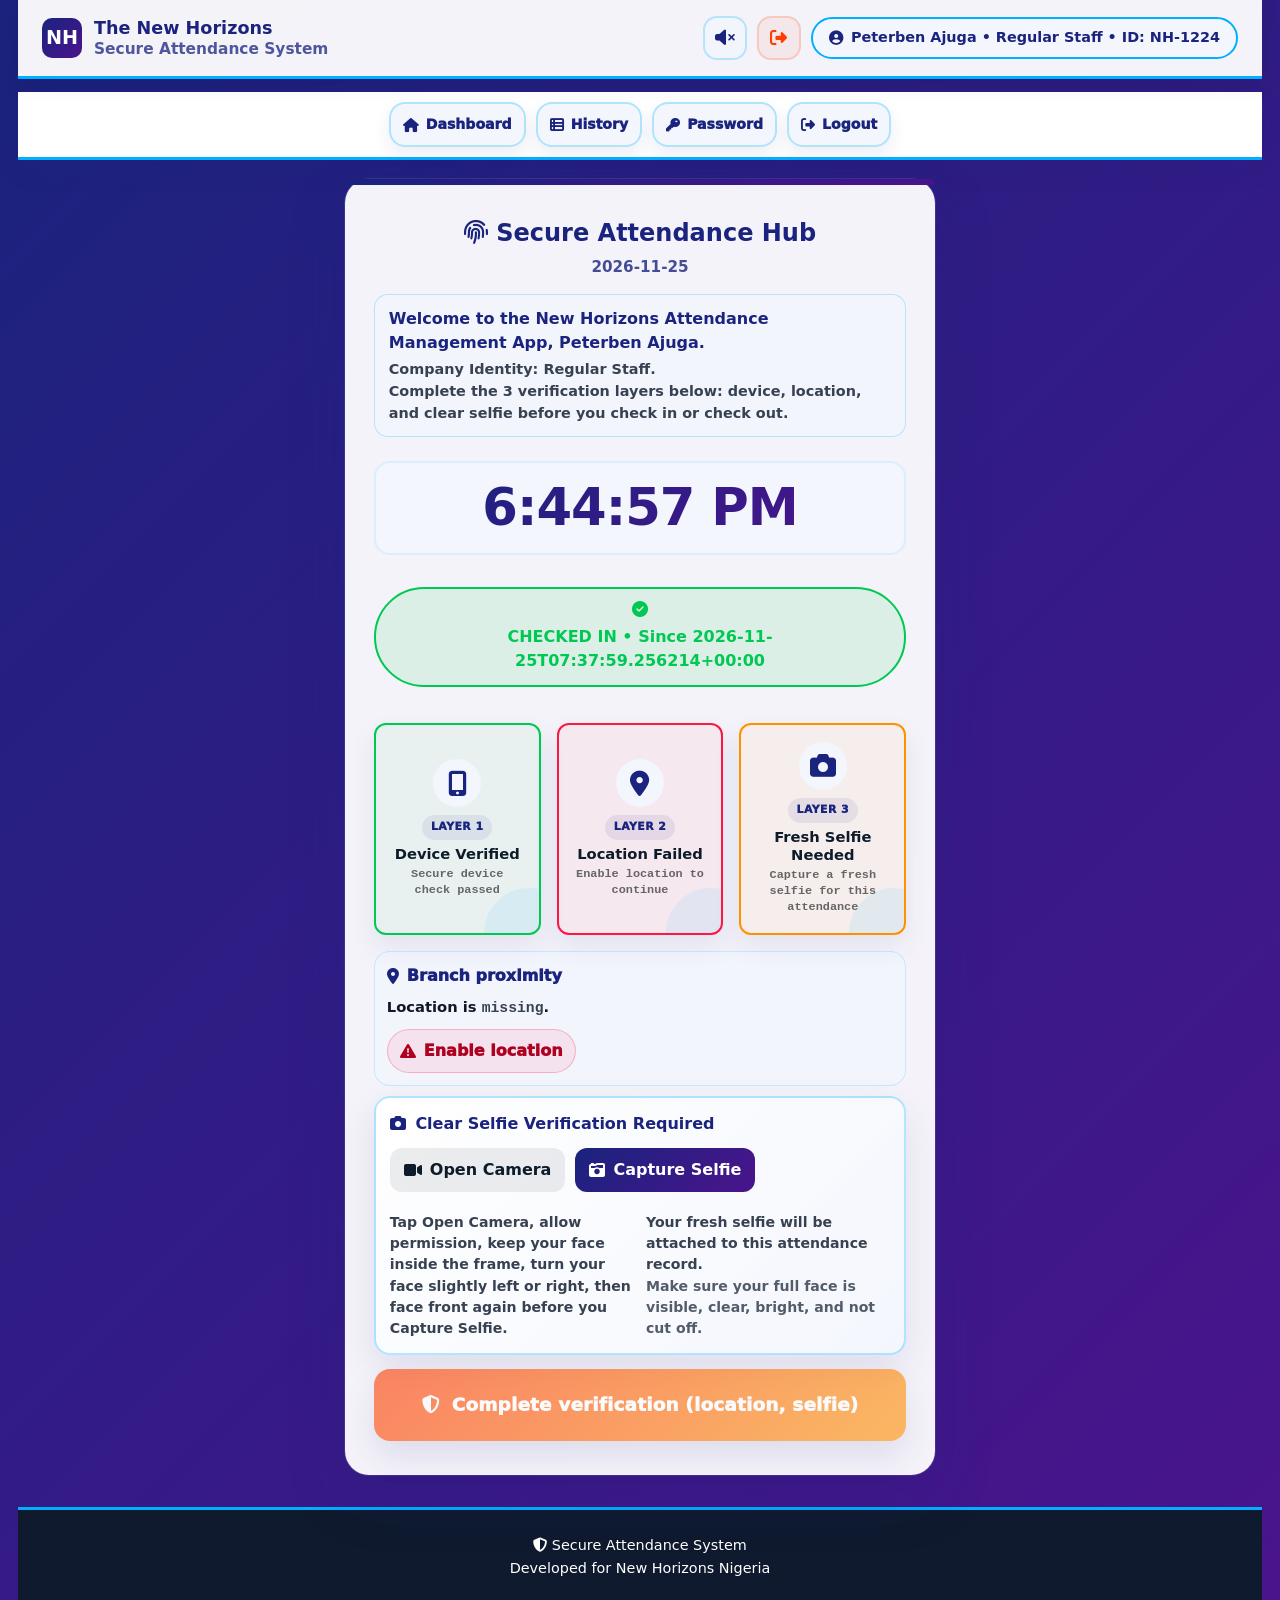
<file: staffclockin/index.html>
<!-- ATTENDANCE_DUPLICATE_REQUEST_LOCK_V1 -->


<!DOCTYPE html>
<html lang="en">
<head>
    <meta charset="UTF-8">
    <meta name="viewport" content="width=device-width, initial-scale=1.0">
    <title>Staff Attendance Clock | The New Horizons</title>

    <link href="https://cdn.jsdelivr.net/npm/bootstrap@5.3.3/dist/css/bootstrap.min.css" rel="stylesheet">
    <link rel="stylesheet" href="https://cdnjs.cloudflare.com/ajax/libs/font-awesome/6.4.0/css/all.min.css">

    
    
    
    
    

    <link rel="stylesheet" href="style.css">
    
  
  <link rel="stylesheet" href="https://cdnjs.cloudflare.com/ajax/libs/font-awesome/6.4.0/css/all.min.css">

  

</head>

<body>

    <aside id="sidebar" class="sidebar">
        <div class="logo-text">New Horizons</div>

        

        <ul class="nav-links">
            
            

                

                

                

            
        </ul>

        <ul class="nav-links" style="margin-top:auto; border-top:1px solid #eee; padding-top:10px">
            <li><a href="/auth/logout">🚪 Logout</a></li>
        </ul>
    </aside>

    <div class="main-container">
        <header class="header">
            <button id="menu-toggle" class="menu-toggle">☰ Menu</button>
            
                <span style="font-size:.9rem; margin-right:15px;">
                    Logged in: <b>NH-1224</b>
                    
                </span>
                <a href="/auth/logout" class="btn btn-sm btn-outline-danger">Sign Out</a>
            
        </header>

        <div class="content">
            
                
            

            
<header class="nh-header">
  <div class="nh-logo">
    <div class="nh-logo-icon">NH</div>
    <div class="nh-logo-text">
      The New Horizons<br><small>Secure Attendance System</small>
    </div>
  </div>

    <div class="nh-actions">
    <button class="sound-toggle" id="btnSound" type="button" title="Sound is OFF">
      <i class="fas fa-volume-mute"></i>
    </button>

    <a class="logout-btn" href="/auth/logout" title="Sign out">
      <i class="fas fa-right-from-bracket"></i>
    </a>

    <div class="nh-user-badge">
      <i class="fas fa-user-circle"></i>
      Peterben Ajuga • Regular Staff • ID: NH-1224
    </div>
  </div>
</header>

<nav class="mobile-att-menu" aria-label="Attendance quick menu">
  <a href="/staff/dashboard">
    <i class="fas fa-house"></i>
    Dashboard
  </a>

  <a href="/attendance/history">
    <i class="fas fa-table-list"></i>
    History
  </a>

  <a href="/auth/change-password">
    <i class="fas fa-key"></i>
    Password
  </a>

  <a href="/auth/logout">
    <i class="fas fa-right-from-bracket"></i>
    Logout
  </a>
</nav>




<main class="main-content">
  <div class="attendance-card">
    <div class="welcome-section">
      <h1><i class="fas fa-fingerprint"></i> Secure Attendance Hub</h1>
      <p class="current-date">2026-11-25</p>

      <div style="margin-top:10px; background: rgba(243,246,253,0.9); border:1px solid rgba(0,176,255,0.25); padding:12px 14px; border-radius:14px; text-align:left;">
        <div style="font-weight:900; color: var(--nh-primary); margin-bottom:4px;">
          Welcome to the New Horizons Attendance Management App, Peterben Ajuga.
        </div>
        <div style="font-size:0.9rem; color:#374151; font-weight:700;">
          <strong>Company Identity:</strong> Regular Staff.<br>
          <strong>Complete the 3 verification layers below:</strong> device, location, and clear selfie before you check in or check out.
        </div>
      </div>
    </div>

    <div class="time-display-container">
      <div class="current-time" id="live-clock">08:41:42 AM</div>
    </div>

    <div class="status-indicator status-checked-in" id="attendance-status">
      
        <i class="fas fa-check-circle"></i>
        <span>CHECKED IN • Since 2026-11-25T07:37:59.256214+00:00</span>
      
    </div>

    <div class="security-grid">
      <div class="security-item pending" id="device-status">
        <div class="security-icon"><i class="fas fa-mobile-alt"></i></div>
        <div class="security-text">
          <span class="security-step">Layer 1</span>
          <strong>Device Verification</strong>
          <div class="security-detail" id="device-detail">Checking…</div>
        </div>
      </div>

      <div class="security-item pending" id="location-status">
        <div class="security-icon"><i class="fas fa-map-marker-alt"></i></div>
        <div class="security-text">
          <span class="security-step">Layer 2</span>
          <strong>Location Verification</strong>
          <div class="security-detail" id="location-detail">Acquiring…</div>
        </div>
      </div>

      <div class="security-item pending" id="selfie-status">
        <div class="security-icon"><i class="fas fa-camera"></i></div>
        <div class="security-text">
          <span class="security-step">Layer 3</span>
          <strong>Selfie Verification</strong>
          <div class="security-detail" id="selfie-detail">Required</div>
        </div>
      </div>
    </div>

    <div class="geo-panel" id="geoPanel" style="display:none;">
      <div class="geo-title">
        <i class="fas fa-location-dot"></i> Branch proximity
      </div>
      <div class="geo-lines" id="geoLines">—</div>
      <div class="geo-badge warn" id="geoBadge" style="display:none;">—</div>
    </div>

    <div class="camera-panel">
      <div class="camera-row">
        <div style="font-weight:900; color: var(--nh-primary);">
          <i class="fas fa-camera me-1"></i> <strong>Clear Selfie Verification Required</strong>
        </div>

        <div class="camera-actions">
          <button class="btn-soft gray" id="btnOpenCamera" type="button">
            <i class="fas fa-video"></i> Open Camera
          </button>
          <button class="btn-soft primary" id="btnCapture" type="button" disabled>
            <i class="fas fa-camera-retro"></i> Capture Selfie
          </button>
        </div>
      </div>

      <div id="livenessInstruction"
           style="display:none; margin:12px 0; padding:12px 14px; border-radius:14px; border:2px solid #f59e0b; background:#fff7ed; color:#7c2d12; font-weight:900; text-align:center;">
        <strong>Open camera</strong> and keep your full face inside the frame. Turn your face slightly left or right as instructed, then face front again. If it still fails, slightly tilt the phone left and right while keeping your face visible.
      </div>

      <div class="cam-wrap">
        <div>
          <video id="camVideo" playsinline autoplay muted style="display:none;"></video>
          <div class="hint" id="camHint">
            <strong>Tap Open Camera</strong>, allow permission, keep your face inside the frame, turn your face slightly left or right, then face front again before you <strong>Capture Selfie</strong>.
          </div>
        </div>

        <div>
          <img class="preview" id="selfiePreview" alt="Selfie preview" style="display:none;">
          <canvas id="selfieCanvas" style="display:none;"></canvas>
          <div class="hint" id="selfieHint">
            <strong>Your fresh selfie will be attached to this attendance record.</strong>
            <br><span style="opacity:.85;">Make sure your full face is visible, clear, bright, and not cut off.</span>
          </div>
        </div>
      </div>
    </div>

    <div class="toast" id="toast"></div>

    <button
      id="attendance-btn"
      class="action-button check-out"
      type="button"
      disabled
    >
      <i class="fas fa-shield-halved"></i> Complete the 3 verification layers to continue
    </button>
  </div>
</main>

<div class="nh-clockout-modal-backdrop" id="nhClockoutModal" aria-hidden="true">
  <div class="nh-clockout-modal" role="dialog" aria-modal="true" aria-labelledby="nhClockoutTitle">
    <div class="nh-clockout-modal-head">
      <i class="fas fa-triangle-exclamation"></i>
      <h2 id="nhClockoutTitle">Confirm Staff Sign-Out</h2>
    </div>
    <div class="nh-clockout-modal-body">
      <div class="nh-clockout-warning">
        You are about to mark <strong>OUT</strong> for today.
        Only continue if you are sure you are closing your attendance for the day.
      </div>
      <div class="nh-clockout-small">
        If this was a mistake, press <strong>Cancel</strong>. Your attendance will remain checked in.
      </div>
    </div>
    <div class="nh-clockout-actions">
      <button type="button" class="nh-clockout-btn nh-clockout-cancel" id="nhClockoutCancel">
        Cancel
      </button>
      <button type="button" class="nh-clockout-btn nh-clockout-confirm" id="nhClockoutConfirm">
        Yes, Mark Me Out
      </button>
    </div>
  </div>
</div>



<div class="nh-attclose-modal-backdrop" id="nhAttendanceClosedModal" aria-hidden="true">
  <div class="nh-attclose-modal" role="dialog" aria-modal="true" aria-labelledby="nhAttendanceClosedTitle">
    <div class="nh-attclose-modal-head">
      <i class="fas fa-ban"></i>
      <h2 id="nhAttendanceClosedTitle">Attendance Closed</h2>
    </div>
    <div class="nh-attclose-modal-body">
      <div class="nh-attclose-warning" id="nhAttendanceClosedMessage">
        Attendance marking has closed for today at 12:00 PM. You can only sign out if you marked in before the cutoff time. Please contact HR if you need assistance.
      </div>
      <div class="nh-attclose-small">
        This notice is based on the official attendance policy time set by HR/Developer.
      </div>
    </div>
    <div class="nh-attclose-actions">
      <button type="button" class="nh-attclose-ok" id="nhAttendanceClosedOk">
        I Understand
      </button>
    </div>
  </div>
</div>

<footer class="nh-footer">
  <div class="footer-content">
    <p class="footer-message">
      <i class="fas fa-shield-alt"></i>
      Secure Attendance System<br>
      Developed for New Horizons Nigeria
    </p>
  </div>
</footer>





        </div>
    </div>

    

    
  <script src="app.js"></script>
</body>
</html>
</file>
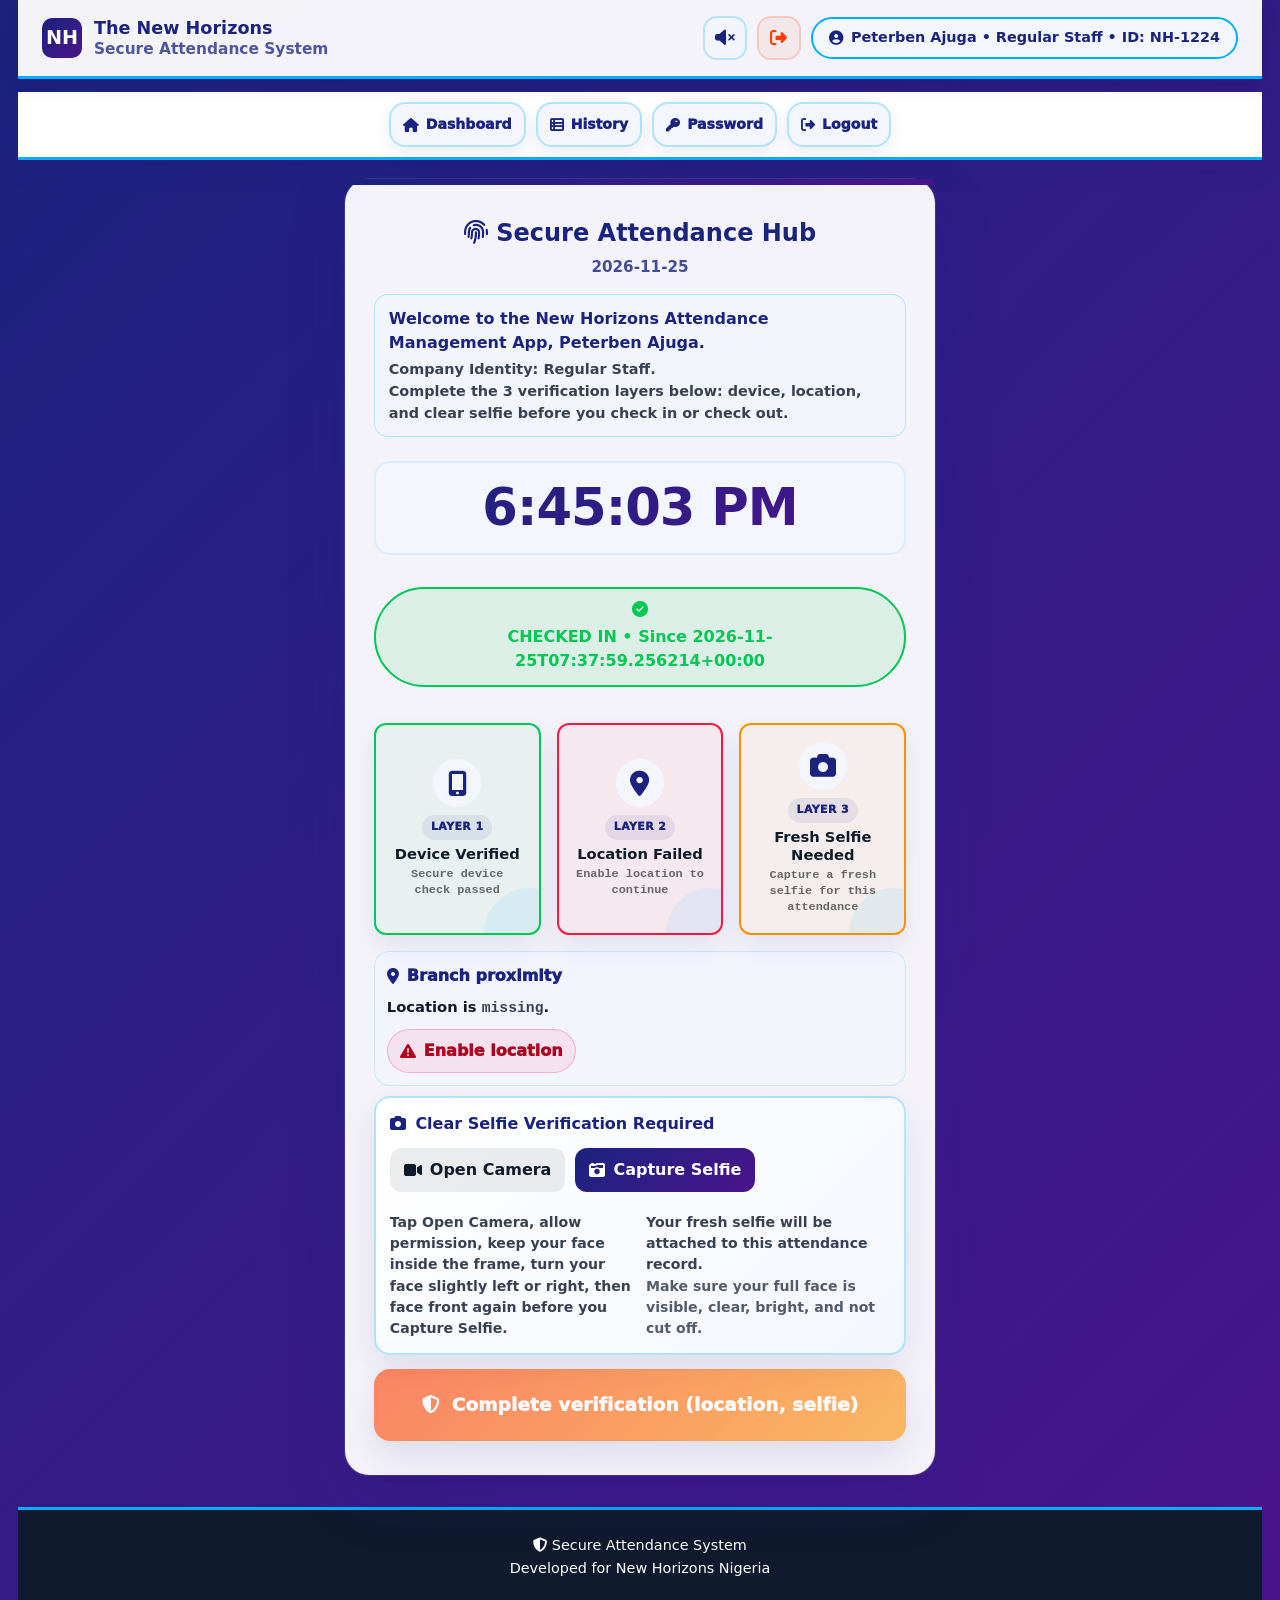
<file: dump2.html>
<!-- ATTENDANCE_DUPLICATE_REQUEST_LOCK_V1 -->


<!DOCTYPE html>
<html lang="en">
<head>
    <meta charset="UTF-8">
    <meta name="viewport" content="width=device-width, initial-scale=1.0">
    <title>Staff Attendance Clock | The New Horizons</title>

    <link href="https://cdn.jsdelivr.net/npm/bootstrap@5.3.3/dist/css/bootstrap.min.css" rel="stylesheet">
    <link rel="stylesheet" href="https://cdnjs.cloudflare.com/ajax/libs/font-awesome/6.4.0/css/all.min.css">

    
    
    
    
    

    <style>
        @import url('https://fonts.googleapis.com/css2?family=Inter:wght@400;600;700&display=swap');
        :root {
            --primary-color: #003399; /* New Horizons Blue */
            --secondary-color: #F2C94C; /* Gold */
            --bg-light: #f9fafb;
            --bg-dark: #ffffff;
            --text-dark: #1f2937;
            --text-light: #4b5563;
        }

        body {
            font-family: 'Inter', sans-serif;
            margin: 0;
            padding: 0;
            background-color: var(--bg-light);
            color: var(--text-dark);
            display: flex;
            min-height: 100vh;
        }

        /* --- SIDEBAR LOGIC --- */
        .sidebar {
            width: 250px;
            background-color: var(--bg-dark);
            padding: 20px 0;
            box-shadow: 2px 0 5px rgba(0,0,0,0.05);
            display: flex;
            flex-direction: column;
            position: fixed;
            height: 100%;
            z-index: 1000;
            transition: transform 0.3s ease;

            /* Hide sidebar entirely for STAFF (BUT NEVER for MASTER IDs) */
             display: none; 
        }

        .logo-text {
            color: var(--primary-color);
            text-align: center;
            font-size: 1.4rem;
            font-weight: 700;
            padding-bottom: 20px;
            border-bottom: 1px solid #e5e7eb;
            margin-bottom: 20px;
        }

        .nav-links { list-style: none; padding: 0; margin: 0; }
        .nav-links li a {
            display: flex;
            align-items: center;
            padding: 12px 20px;
            text-decoration: none;
            color: var(--text-light);
            font-weight: 600;
            transition: background-color 0.2s;
            border-left: 3px solid transparent;
        }

        .nav-links li a:hover, .nav-links li a.active {
            background-color: #eef2ff;
            color: var(--primary-color);
            border-left-color: var(--primary-color);
        }

        .badge-master{
            background: rgba(242,201,76,.22);
            border: 1px solid rgba(242,201,76,.55);
            color: #7a5b00;
            font-weight: 800;
            border-radius: 999px;
            padding: .25rem .55rem;
            font-size: .78rem;
            display: inline-flex;
            align-items: center;
            gap: .35rem;
            margin: 0 auto 12px;
        }

        /* --- CONTAINER LOGIC --- */
        .main-container {
            flex-grow: 1;

            /* Remove margin-left if STAFF to allow full-screen UI (BUT NEVER for MASTER IDs) */
            margin-left:  0 ;
            display: flex;
            flex-direction: column;
            width: 100%;
        }

        .header {
            background-color: var(--bg-dark);
            padding: 15px 30px;
            box-shadow: 0 1px 3px rgba(0,0,0,0.1);
            position: sticky;
            top: 0;
            z-index: 900;

            /* Hide header for STAFF (BUT NEVER for MASTER IDs) */
            display:  none ;
            justify-content: flex-end;
            align-items: center;
        }

        .content {
            padding:  0 ;
            flex: 1;
        }

        /* Mobile Adjustments */
        @media (max-width: 768px) {
            .sidebar { transform: translateX(-250px); }
            .sidebar.active { transform: translateX(0); display: flex !important; }
            .main-container { margin-left: 0; }
            .menu-toggle { display: block !important; }
        }

        .menu-toggle {
            background: var(--primary-color);
            color: white;
            border: none;
            padding: 10px 15px;
            border-radius: 6px;
            cursor: pointer;
            display: none;
            margin-right: auto;
        }

        /* COMPACT SIDEBAR WIDTH FIX
           Reduces left navigation width so main pages have more room.
           Does not touch backend, role, login, geofence, or attendance logic.
        */
        :root {
            --compact-sidebar-width: 190px;
        }

        .sidebar {
            width: var(--compact-sidebar-width) !important;
            min-width: var(--compact-sidebar-width) !important;
            max-width: var(--compact-sidebar-width) !important;
        }

        .logo-text {
            font-size: 1.35rem !important;
            padding: 0 8px !important;
            text-align: center !important;
            white-space: normal !important;
            line-height: 1.2 !important;
        }

        .nav-links a {
            padding: 10px 12px !important;
            font-size: 0.95rem !important;
            gap: 8px !important;
            white-space: nowrap !important;
            overflow: hidden !important;
            text-overflow: ellipsis !important;
        }

        .nav-links a i,
        .nav-links a span:first-child {
            flex: 0 0 auto !important;
        }

        .sidebar .badge,
        .sidebar .master-badge,
        .sidebar .master-access,
        .sidebar .master-pill {
            max-width: 150px !important;
            white-space: nowrap !important;
            overflow: hidden !important;
            text-overflow: ellipsis !important;
        }

        .main-content {
            margin-left: 0 !important;
        }

        .top-header {
            padding-left: 18px !important;
            padding-right: 18px !important;
        }

        .content {
            padding-left: 18px !important;
            padding-right: 18px !important;
            overflow-x: auto !important;
        }

        @media (max-width: 768px) {
            .sidebar {
                width: var(--compact-sidebar-width) !important;
                min-width: var(--compact-sidebar-width) !important;
                max-width: var(--compact-sidebar-width) !important;
                transform: translateX(calc(-1 * var(--compact-sidebar-width))) !important;
            }

            .sidebar.active {
                transform: translateX(0) !important;
            }

            .main-content {
                margin-left: 0 !important;
            }
        }

    </style>
    
  
  <link rel="stylesheet" href="https://cdnjs.cloudflare.com/ajax/libs/font-awesome/6.4.0/css/all.min.css">

  <style>
    :root {
      --nh-primary: #1a237e;
      --nh-secondary: #4a148c;
      --nh-accent: #00b0ff;
      --nh-light: #f3f6fd;
      --nh-dark: #0d1b2a;
      --nh-success: #00c853;
      --nh-warning: #ff9100;
      --nh-danger: #ff3d00;
      --nh-gradient: linear-gradient(135deg, #1a237e 0%, #4a148c 100%);
    }
    * { margin:0; padding:0; box-sizing:border-box; }
    body {
      font-family: 'Segoe UI', system-ui, -apple-system, sans-serif;
      background: var(--nh-gradient);
      min-height: 100vh;
      color: var(--nh-dark);
      overflow-x: hidden;
      display:flex;
      flex-direction:column;
    }
    .nh-header{
      background: rgba(255,255,255,0.95);
      backdrop-filter: blur(10px);
      padding:1rem 1.5rem;
      border-bottom:3px solid var(--nh-accent);
      position:sticky;
      top:0;
      z-index:1000;
      display:flex;
      justify-content:space-between;
      align-items:center;
      box-shadow:0 4px 20px rgba(0,0,0,0.1);
      gap: 12px;
      flex-wrap: wrap;
    }
    .nh-logo{ display:flex; gap:12px; align-items:center; }
    .nh-logo-icon{
      width:40px; height:40px;
      background: var(--nh-gradient);
      border-radius:10px;
      display:flex; align-items:center; justify-content:center;
      color:white; font-weight:900; font-size:1.2rem;
    }
    .nh-logo-text{
      font-size:1.1rem;
      font-weight:700;
      color: var(--nh-primary);
      line-height: 1.15;
    }
    .nh-logo-text small{ font-weight: 600; opacity: .75; }

    .nh-user-badge{
      background: var(--nh-light);
      padding:8px 16px;
      border-radius:50px;
      font-size:0.9rem;
      border:2px solid var(--nh-accent);
      font-weight: 700;
      color: var(--nh-primary);
      display:flex;
      align-items:center;
      gap: 8px;
    }
    .nh-actions{ display:flex; gap:10px; align-items:center; flex-wrap: wrap; }

    .sound-toggle{
      width:44px; height:44px;
      border-radius:14px;
      border:2px solid rgba(0,176,255,0.25);
      background: rgba(243,246,253,0.9);
      display:flex; align-items:center; justify-content:center;
      cursor:pointer;
      transition:.2s ease;
      color: var(--nh-primary);
      font-size: 1.1rem;
    }
    .sound-toggle:hover{ transform: translateY(-1px); box-shadow:0 10px 25px rgba(26,35,126,0.15); }
    .sound-toggle.on{
      border-color: rgba(0,200,83,0.35);
      background: rgba(0,200,83,0.08);
      color: var(--nh-success);
    }

    .logout-btn{
      width:44px; height:44px;
      border-radius:14px;
      border:2px solid rgba(255,61,0,0.18);
      background: rgba(255,61,0,0.06);
      display:flex; align-items:center; justify-content:center;
      cursor:pointer;
      transition:.2s ease;
      color: #ff3d00;
      font-size: 1.05rem;
      text-decoration:none;
    }
    .logout-btn:hover{ transform: translateY(-1px); box-shadow:0 10px 25px rgba(255,61,0,0.12); }

    .main-content{
      flex:1;
      display:flex;
      justify-content:center;
      align-items:center;
      padding:2rem 1rem;
    }
    .attendance-card{
      background: rgba(255,255,255,0.95);
      backdrop-filter: blur(20px);
      border-radius:24px;
      padding:2.1rem 1.8rem;
      width:100%;
      max-width: 590px;
      box-shadow: 0 20px 60px rgba(26,35,126,0.2), 0 0 0 1px rgba(255,255,255,0.1);
      text-align:center;
      position:relative;
    }
    .attendance-card::before{
      content:'';
      position:absolute;
      top:0; left:0; right:0;
      height:6px;
      background: var(--nh-gradient);
      border-top-left-radius: 24px;
      border-top-right-radius: 24px;
    }

    .welcome-section h1{
      font-size: 1.5rem;
      color: var(--nh-primary);
      margin-top: 6px;
      font-weight: 900;
    }
    .current-date{
      font-size: 0.95rem;
      color: var(--nh-primary);
      opacity: 0.8;
      margin-top: 6px;
      font-weight: 600;
    }
    .time-display-container{
      margin: 1.5rem 0 1rem 0;
      padding: 1.2rem;
      background: var(--nh-light);
      border-radius:16px;
      border:2px solid rgba(0,176,255,0.1);
    }
    .current-time{
      font-size: 3.2rem;
      font-weight: 900;
      background: var(--nh-gradient);
      -webkit-background-clip:text;
      -webkit-text-fill-color:transparent;
      line-height:1;
      letter-spacing:-1px;
    }

    .status-indicator{
      display:inline-flex;
      align-items:center;
      gap:8px;
      padding:12px 22px;
      border-radius:50px;
      font-weight:800;
      margin: 1rem 0 1.2rem 0;
      background: var(--nh-light);
      border:2px solid;
      color:#000;
      flex-wrap: wrap;
      justify-content: center;
      text-align:center;
    }
    .status-checked-in{
      border-color: var(--nh-success);
      color: var(--nh-success);
      background: rgba(0,200,83,0.1);
    }
    .status-ready{
      border-color: var(--nh-warning);
      color: var(--nh-warning);
      background: rgba(255,145,0,0.1);
    }

    .security-grid{
      display:grid;
      grid-template-columns:repeat(3,1fr);
      gap: 1rem;
      margin: 1.1rem 0 1.0rem 0;
    }
    .security-item{
      background:white;
      padding:1.05rem;
      border-radius:12px;
      text-align:center;
      border:2px solid transparent;
      display:flex;
      flex-direction:column;
      align-items:center;
      gap:8px;
      min-height: 120px;
      justify-content: center;
    }
    .security-item.verified{ border-color: var(--nh-success); background: rgba(0,200,83,0.05); }
    .security-item.pending{ border-color: var(--nh-warning); background: rgba(255,145,0,0.05); }
    .security-item.error{ border-color:#ff1744; background: rgba(255,23,68,0.05); }

    .security-icon{
      font-size:1.6rem;
      width: 48px; height: 48px;
      display:flex;
      align-items:center;
      justify-content:center;
      border-radius:50%;
      background: var(--nh-light);
      color: var(--nh-primary);
    }
    .security-text{ font-size:0.85rem; color: var(--nh-dark); font-weight: 700; }
    .security-detail{
      font-size:0.75rem;
      color:#666;
      font-family: ui-monospace, SFMono-Regular, Menlo, Monaco, Consolas, "Liberation Mono", "Courier New", monospace;
      word-break:break-word;
      max-width: 100%;
      margin-top: 4px;
      font-weight: 600;
    }

    .geo-panel{
      margin-top: 10px;
      background: rgba(243,246,253,0.92);
      border: 1px solid rgba(0,176,255,0.18);
      padding: 12px 12px;
      border-radius: 16px;
      text-align:left;
    }
    .geo-title{
      font-weight: 1000;
      color: var(--nh-primary);
      display:flex;
      align-items:center;
      gap:8px;
    }
    .geo-lines{
      margin-top: 8px;
      font-weight: 800;
      color:#111827;
      line-height:1.5;
      font-size: .92rem;
    }
    .geo-lines .mono{
      font-family: ui-monospace,SFMono-Regular,Menlo,Monaco,Consolas,"Liberation Mono","Courier New",monospace;
      font-weight: 800;
      color:#374151;
    }
    .geo-badge{
      margin-top: 10px;
      display:inline-flex;
      align-items:center;
      gap:8px;
      padding: 9px 12px;
      border-radius: 999px;
      border:1px solid rgba(0,0,0,0.06);
      font-weight: 1000;
    }
    .geo-badge.ok{
      color: var(--nh-success);
      border-color: rgba(0,200,83,0.25);
      background: rgba(0,200,83,0.06);
    }
    .geo-badge.warn{
      color: var(--nh-warning);
      border-color: rgba(255,145,0,0.25);
      background: rgba(255,145,0,0.08);
    }
    .geo-badge.danger{
      color: #b00020;
      border-color: rgba(255,23,68,0.25);
      background: rgba(255,23,68,0.08);
    }

    .camera-panel{
      margin-top: 10px;
      background: rgba(243,246,253,0.9);
      border: 2px dashed rgba(0,176,255,0.3);
      padding: 14px;
      border-radius: 16px;
      text-align: left;
    }
    .camera-row{
      display:flex;
      gap: 12px;
      flex-wrap: wrap;
      align-items: center;
      justify-content: space-between;
    }
    .camera-actions{ display:flex; gap: 10px; flex-wrap: wrap; }

    .btn-soft{
      border: none;
      border-radius: 12px;
      padding: 10px 14px;
      font-weight: 900;
      cursor: pointer;
      transition: .2s ease;
      display:flex;
      align-items:center;
      gap: 8px;
    }
    .btn-soft.primary{ background: var(--nh-gradient); color: white; }
    .btn-soft.primary:hover{ transform: translateY(-1px); box-shadow: 0 10px 25px rgba(26,35,126,0.2); }
    .btn-soft.gray{ background: rgba(13,27,42,0.08); color: var(--nh-dark); }
    .btn-soft.gray:hover{ transform: translateY(-1px); }

    .cam-wrap{ margin-top: 12px; display:grid; grid-template-columns: 1fr 1fr; gap: 12px; }
    video, canvas, img.preview{
      width: 100%;
      border-radius: 16px;
      background: #0b1020;
      border: 1px solid rgba(0,0,0,0.08);
      min-height: 200px;
      object-fit: cover;
    }
    .hint{
      font-size: .85rem;
      color: #374151;
      font-weight: 700;
      margin-top: 8px;
    }

    .action-button{
      width:100%;
      padding: 1.4rem;
      border:none;
      border-radius:16px;
      font-size: 1.15rem;
      font-weight: 1000;
      color:white;
      cursor:pointer;
      display:flex;
      justify-content:center;
      align-items:center;
      gap:12px;
      transition: .25s ease;
      margin-top: 14px;
    }
    .action-button:disabled{ opacity:0.6; cursor:not-allowed; }
    .action-button.check-in{ background: linear-gradient(135deg, var(--nh-success) 0%, #00e676 100%); }
    .action-button.check-out{ background: linear-gradient(135deg, var(--nh-danger) 0%, #ff9100 100%); }
    .action-button:hover{ transform: translateY(-1px); }

    .toast{
      margin-top: 12px;
      display:none;
      padding: 12px 12px;
      border-radius: 14px;
      font-weight: 900;
      text-align:left;
      line-height:1.45;
    }
    .toast.show{ display:block; }
    .toast.error{ background: rgba(255,23,68,0.10); color:#b00020; border:1px solid rgba(255,23,68,0.18); }
    .toast.ok{ background: rgba(0,200,83,0.10); color:#0b6b2a; border:1px solid rgba(0,200,83,0.18); }
    .toast.warn{ background: rgba(255,145,0,0.12); color:#7a3f00; border:1px solid rgba(255,145,0,0.22); }

    .nh-footer{
      background: rgba(13,27,42,0.95);
      color:white;
      padding:1.5rem;
      text-align:center;
      border-top:3px solid var(--nh-accent);
    }
    .footer-content{ max-width: 800px; margin: 0 auto; }
    .footer-message{ font-size:0.9rem; line-height:1.6; margin-bottom: 1rem; }
    .footer-developer{ font-size:0.8rem; color: var(--nh-accent); font-style: italic; font-weight: 700; }

    .mobile-att-menu{
      display:flex;
      background:#ffffff;
      border-bottom:3px solid var(--nh-accent);
      padding:10px 12px;
      gap:10px;
      justify-content:center;
      box-shadow:0 10px 24px rgba(26,35,126,0.10);
      position:sticky;
      top:92px;
      z-index:999;
    }

    .mobile-att-menu a{
      text-decoration:none;
      color:var(--nh-primary);
      background:rgba(243,246,253,0.96);
      border:2px solid rgba(0,176,255,0.28);
      border-radius:16px;
      padding:10px 12px;
      font-weight:950;
      font-size:.88rem;
      display:flex;
      align-items:center;
      justify-content:center;
      gap:7px;
      min-width:96px;
      box-shadow:0 8px 18px rgba(26,35,126,0.08);
    }

    .mobile-att-menu a:hover{
      background:#e0f2fe;
      color:var(--nh-primary);
    }

    @media (max-width: 720px){
      .security-grid{ grid-template-columns: 1fr; }
      .cam-wrap{ grid-template-columns: 1fr; }
      .attendance-card{ padding: 1.8rem 1.2rem; }
      .current-time{ font-size: 2.8rem; }

      .mobile-att-menu{
        display:flex;
        flex-wrap:wrap;
      }
    }

    @media (max-width: 420px){
      .mobile-att-menu{
        justify-content:flex-start;
        overflow-x:auto;
        flex-wrap:nowrap;
      }

      .mobile-att-menu a{
        flex:0 0 auto;
      }
    }


  /* PREMIUM STAFF ATTENDANCE UX ENHANCEMENT
     UI-only improvement. Does not change attendance logic, routes, IDs, or records. */
  .ux-guide-card{
    margin: 1rem 0 1.1rem 0;
    padding: 14px;
    border-radius: 18px;
    background: linear-gradient(135deg, rgba(26,35,126,0.08), rgba(0,176,255,0.10));
    border: 2px solid rgba(0,176,255,0.18);
    text-align: left;
    box-shadow: 0 14px 35px rgba(26,35,126,0.10);
  }

  .ux-guide-title{
    display:flex;
    align-items:center;
    gap:9px;
    font-weight: 950;
    color: var(--nh-primary);
    margin-bottom: 10px;
    font-size: 0.98rem;
  }

  .ux-step-list{
    display:grid;
    grid-template-columns: repeat(3, 1fr);
    gap: 10px;
  }

  .ux-step{
    background: rgba(255,255,255,0.88);
    border: 1px solid rgba(26,35,126,0.10);
    border-radius: 16px;
    padding: 11px 10px;
    color: #24324a;
    font-size: 0.82rem;
    line-height: 1.35;
    box-shadow: 0 8px 20px rgba(26,35,126,0.06);
  }

  .ux-step strong{
    display:block;
    color: var(--nh-primary);
    font-size: 0.84rem;
    margin-bottom: 4px;
  }

  .security-grid{
    align-items: stretch;
  }

  .security-item{
    position: relative;
    overflow: hidden;
    min-height: 128px;
    justify-content: center;
    box-shadow: 0 12px 28px rgba(26,35,126,0.08);
  }

  .security-item::after{
    content:"";
    position:absolute;
    inset:auto -35px -45px auto;
    width:90px;
    height:90px;
    border-radius:50%;
    background: rgba(0,176,255,0.08);
    pointer-events:none;
  }

  .security-step{
    display:inline-flex;
    align-items:center;
    justify-content:center;
    margin-bottom: 5px;
    padding: 4px 9px;
    border-radius: 999px;
    background: rgba(26,35,126,0.08);
    color: var(--nh-primary);
    font-size: 0.68rem;
    font-weight: 950;
    letter-spacing: .04em;
    text-transform: uppercase;
  }

  .security-text strong{
    display:block;
    font-size: 0.92rem;
    line-height: 1.25;
  }

  .security-detail{
    font-size: 0.74rem;
    line-height: 1.35;
  }

  .camera-panel{
    border-style: solid;
    background:
      linear-gradient(135deg, rgba(255,255,255,0.94), rgba(243,246,253,0.96));
    box-shadow: 0 14px 35px rgba(26,35,126,0.10);
  }

  .camera-panel .hint{
    font-size: 0.88rem;
    line-height: 1.5;
  }

  #livenessInstruction{
    box-shadow: 0 10px 24px rgba(245,158,11,0.14);
  }

  .action-button{
    box-shadow: 0 16px 34px rgba(26,35,126,0.18);
    letter-spacing: .01em;
  }

  @media (max-width: 720px){
    .ux-step-list{
      grid-template-columns: 1fr;
    }

    .ux-guide-card{
      padding: 13px;
      border-radius: 16px;
    }

    .security-item{
      min-height: auto;
      padding: 1rem;
      text-align:left;
      flex-direction: row;
      justify-content: flex-start;
    }

    .security-icon{
      flex: 0 0 48px;
    }

    .security-text strong{
      font-size: 0.95rem;
    }

    .security-detail{
      font-size: 0.78rem;
    }

    .camera-row{
      align-items: stretch;
    }

    .camera-actions{
      width:100%;
    }

    .camera-actions .btn-soft{
      flex: 1 1 100%;
      justify-content:center;
    }

    .action-button{
      font-size: 1rem;
      padding: 1.15rem;
      line-height: 1.35;
      text-align:center;
    }
  }


  /* FRONT CAMERA MIRROR PREVIEW FIX
     This makes the live selfie camera feel natural like a mirror.
     It affects preview only and does not change attendance logic. */
  #camVideo {
    transform: scaleX(-1);
    -webkit-transform: scaleX(-1);
    transform-origin: center center;
    object-fit: cover;
  }


/* Strong clock-out confirmation modal.
   Protects staff from accidental or premature sign-out without changing attendance policy logic. */
.nh-clockout-modal-backdrop{
  position: fixed;
  inset: 0;
  z-index: 999999;
  background: rgba(15, 23, 42, 0.72);
  display: none;
  align-items: center;
  justify-content: center;
  padding: 18px;
  backdrop-filter: blur(6px);
}
.nh-clockout-modal-backdrop.show{ display: flex; }
.nh-clockout-modal{
  width: min(520px, 96vw);
  background: #ffffff;
  border-radius: 24px;
  box-shadow: 0 28px 90px rgba(0,0,0,0.30);
  border: 3px solid #ef4444;
  overflow: hidden;
  animation: nhClockoutPop .18s ease-out;
}
@keyframes nhClockoutPop{
  from{ transform: scale(.96); opacity:.45; }
  to{ transform: scale(1); opacity:1; }
}
.nh-clockout-modal-head{
  background: linear-gradient(135deg, #b91c1c, #f97316);
  color: #fff;
  padding: 18px 20px;
  display: flex;
  gap: 12px;
  align-items: center;
}
.nh-clockout-modal-head i{
  font-size: 1.8rem;
}
.nh-clockout-modal-head h2{
  margin: 0;
  font-size: 1.2rem;
  line-height: 1.25;
  font-weight: 1000;
}
.nh-clockout-modal-body{
  padding: 20px;
  color: #111827;
}
.nh-clockout-warning{
  font-size: 1.02rem;
  line-height: 1.55;
  font-weight: 900;
  background: #fff7ed;
  border: 2px solid #fb923c;
  border-radius: 16px;
  padding: 14px;
  margin-bottom: 14px;
}
.nh-clockout-small{
  font-size: .93rem;
  line-height: 1.45;
  color: #475569;
  font-weight: 700;
}
.nh-clockout-actions{
  display: grid;
  grid-template-columns: 1fr 1fr;
  gap: 12px;
  padding: 0 20px 20px 20px;
}
.nh-clockout-btn{
  border: 0;
  border-radius: 16px;
  padding: 14px 13px;
  font-weight: 1000;
  cursor: pointer;
  transition: transform .15s ease, box-shadow .15s ease;
}
.nh-clockout-btn:hover{
  transform: translateY(-1px);
}
.nh-clockout-cancel{
  background: #e5e7eb;
  color: #111827;
}
.nh-clockout-confirm{
  background: linear-gradient(135deg, #dc2626, #f97316);
  color: #ffffff;
  box-shadow: 0 14px 30px rgba(220,38,38,.25);
}
@media (max-width: 520px){
  .nh-clockout-actions{ grid-template-columns: 1fr; }
}


/* Strong attendance-closed notification modal.
   Shows a serious red policy alert when daily attendance taking has closed. */
.nh-attclose-modal-backdrop{
  position: fixed;
  inset: 0;
  z-index: 1000000;
  background: rgba(127, 29, 29, 0.78);
  display: none;
  align-items: center;
  justify-content: center;
  padding: 18px;
  backdrop-filter: blur(7px);
}
.nh-attclose-modal-backdrop.show{ display: flex; }
.nh-attclose-modal{
  width: min(540px, 96vw);
  background: #ffffff;
  border-radius: 24px;
  box-shadow: 0 30px 95px rgba(0,0,0,0.35);
  border: 3px solid #dc2626;
  overflow: hidden;
  animation: nhClockoutPop .18s ease-out;
}
.nh-attclose-modal-head{
  background: linear-gradient(135deg, #991b1b, #dc2626);
  color: #fff;
  padding: 18px 20px;
  display: flex;
  gap: 12px;
  align-items: center;
}
.nh-attclose-modal-head i{ font-size: 1.9rem; }
.nh-attclose-modal-head h2{
  margin: 0;
  font-size: 1.25rem;
  line-height: 1.25;
  font-weight: 1000;
}
.nh-attclose-modal-body{
  padding: 20px;
  color: #111827;
}
.nh-attclose-warning{
  font-size: 1.04rem;
  line-height: 1.55;
  font-weight: 900;
  background: #fef2f2;
  border: 2px solid #f87171;
  border-radius: 16px;
  padding: 15px;
  margin-bottom: 14px;
  color: #7f1d1d;
}
.nh-attclose-small{
  font-size: .94rem;
  line-height: 1.45;
  color: #475569;
  font-weight: 700;
}
.nh-attclose-actions{
  padding: 0 20px 20px 20px;
}
.nh-attclose-ok{
  width: 100%;
  border: 0;
  border-radius: 16px;
  padding: 14px 13px;
  font-weight: 1000;
  cursor: pointer;
  background: linear-gradient(135deg, #dc2626, #991b1b);
  color: #ffffff;
  box-shadow: 0 14px 30px rgba(220,38,38,.25);
}
.nh-attclose-ok:hover{ transform: translateY(-1px); }

</style>

</head>

<body>

    <aside id="sidebar" class="sidebar">
        <div class="logo-text">New Horizons</div>

        

        <ul class="nav-links">
            
            

                

                

                

            
        </ul>

        <ul class="nav-links" style="margin-top:auto; border-top:1px solid #eee; padding-top:10px">
            <li><a href="/auth/logout">🚪 Logout</a></li>
        </ul>
    </aside>

    <div class="main-container">
        <header class="header">
            <button id="menu-toggle" class="menu-toggle">☰ Menu</button>
            
                <span style="font-size:.9rem; margin-right:15px;">
                    Logged in: <b>NH-1224</b>
                    
                </span>
                <a href="/auth/logout" class="btn btn-sm btn-outline-danger">Sign Out</a>
            
        </header>

        <div class="content">
            
                
            

            
<header class="nh-header">
  <div class="nh-logo">
    <div class="nh-logo-icon">NH</div>
    <div class="nh-logo-text">
      The New Horizons<br><small>Secure Attendance System</small>
    </div>
  </div>

    <div class="nh-actions">
    <button class="sound-toggle" id="btnSound" type="button" title="Sound is OFF">
      <i class="fas fa-volume-mute"></i>
    </button>

    <a class="logout-btn" href="/auth/logout" title="Sign out">
      <i class="fas fa-right-from-bracket"></i>
    </a>

    <div class="nh-user-badge">
      <i class="fas fa-user-circle"></i>
      Peterben Ajuga • Regular Staff • ID: NH-1224
    </div>
  </div>
</header>

<nav class="mobile-att-menu" aria-label="Attendance quick menu">
  <a href="/staff/dashboard">
    <i class="fas fa-house"></i>
    Dashboard
  </a>

  <a href="/attendance/history">
    <i class="fas fa-table-list"></i>
    History
  </a>

  <a href="/auth/change-password">
    <i class="fas fa-key"></i>
    Password
  </a>

  <a href="/auth/logout">
    <i class="fas fa-right-from-bracket"></i>
    Logout
  </a>
</nav>




<main class="main-content">
  <div class="attendance-card">
    <div class="welcome-section">
      <h1><i class="fas fa-fingerprint"></i> Secure Attendance Hub</h1>
      <p class="current-date">2026-11-25</p>

      <div style="margin-top:10px; background: rgba(243,246,253,0.9); border:1px solid rgba(0,176,255,0.25); padding:12px 14px; border-radius:14px; text-align:left;">
        <div style="font-weight:900; color: var(--nh-primary); margin-bottom:4px;">
          Welcome to the New Horizons Attendance Management App, Peterben Ajuga.
        </div>
        <div style="font-size:0.9rem; color:#374151; font-weight:700;">
          <strong>Company Identity:</strong> Regular Staff.<br>
          <strong>Complete the 3 verification layers below:</strong> device, location, and clear selfie before you check in or check out.
        </div>
      </div>
    </div>

    <div class="time-display-container">
      <div class="current-time" id="live-clock">08:41:42 AM</div>
    </div>

    <div class="status-indicator status-checked-in" id="attendance-status">
      
        <i class="fas fa-check-circle"></i>
        <span>CHECKED IN • Since 2026-11-25T07:37:59.256214+00:00</span>
      
    </div>

    <div class="security-grid">
      <div class="security-item pending" id="device-status">
        <div class="security-icon"><i class="fas fa-mobile-alt"></i></div>
        <div class="security-text">
          <span class="security-step">Layer 1</span>
          <strong>Device Verification</strong>
          <div class="security-detail" id="device-detail">Checking…</div>
        </div>
      </div>

      <div class="security-item pending" id="location-status">
        <div class="security-icon"><i class="fas fa-map-marker-alt"></i></div>
        <div class="security-text">
          <span class="security-step">Layer 2</span>
          <strong>Location Verification</strong>
          <div class="security-detail" id="location-detail">Acquiring…</div>
        </div>
      </div>

      <div class="security-item pending" id="selfie-status">
        <div class="security-icon"><i class="fas fa-camera"></i></div>
        <div class="security-text">
          <span class="security-step">Layer 3</span>
          <strong>Selfie Verification</strong>
          <div class="security-detail" id="selfie-detail">Required</div>
        </div>
      </div>
    </div>

    <div class="geo-panel" id="geoPanel" style="display:none;">
      <div class="geo-title">
        <i class="fas fa-location-dot"></i> Branch proximity
      </div>
      <div class="geo-lines" id="geoLines">—</div>
      <div class="geo-badge warn" id="geoBadge" style="display:none;">—</div>
    </div>

    <div class="camera-panel">
      <div class="camera-row">
        <div style="font-weight:900; color: var(--nh-primary);">
          <i class="fas fa-camera me-1"></i> <strong>Clear Selfie Verification Required</strong>
        </div>

        <div class="camera-actions">
          <button class="btn-soft gray" id="btnOpenCamera" type="button">
            <i class="fas fa-video"></i> Open Camera
          </button>
          <button class="btn-soft primary" id="btnCapture" type="button" disabled>
            <i class="fas fa-camera-retro"></i> Capture Selfie
          </button>
        </div>
      </div>

      <div id="livenessInstruction"
           style="display:none; margin:12px 0; padding:12px 14px; border-radius:14px; border:2px solid #f59e0b; background:#fff7ed; color:#7c2d12; font-weight:900; text-align:center;">
        <strong>Open camera</strong> and keep your full face inside the frame. Turn your face slightly left or right as instructed, then face front again. If it still fails, slightly tilt the phone left and right while keeping your face visible.
      </div>

      <div class="cam-wrap">
        <div>
          <video id="camVideo" playsinline autoplay muted style="display:none;"></video>
          <div class="hint" id="camHint">
            <strong>Tap Open Camera</strong>, allow permission, keep your face inside the frame, turn your face slightly left or right, then face front again before you <strong>Capture Selfie</strong>.
          </div>
        </div>

        <div>
          <img class="preview" id="selfiePreview" alt="Selfie preview" style="display:none;">
          <canvas id="selfieCanvas" style="display:none;"></canvas>
          <div class="hint" id="selfieHint">
            <strong>Your fresh selfie will be attached to this attendance record.</strong>
            <br><span style="opacity:.85;">Make sure your full face is visible, clear, bright, and not cut off.</span>
          </div>
        </div>
      </div>
    </div>

    <div class="toast" id="toast"></div>

    <button
      id="attendance-btn"
      class="action-button check-out"
      type="button"
      disabled
    >
      <i class="fas fa-shield-halved"></i> Complete the 3 verification layers to continue
    </button>
  </div>
</main>

<div class="nh-clockout-modal-backdrop" id="nhClockoutModal" aria-hidden="true">
  <div class="nh-clockout-modal" role="dialog" aria-modal="true" aria-labelledby="nhClockoutTitle">
    <div class="nh-clockout-modal-head">
      <i class="fas fa-triangle-exclamation"></i>
      <h2 id="nhClockoutTitle">Confirm Staff Sign-Out</h2>
    </div>
    <div class="nh-clockout-modal-body">
      <div class="nh-clockout-warning">
        You are about to mark <strong>OUT</strong> for today.
        Only continue if you are sure you are closing your attendance for the day.
      </div>
      <div class="nh-clockout-small">
        If this was a mistake, press <strong>Cancel</strong>. Your attendance will remain checked in.
      </div>
    </div>
    <div class="nh-clockout-actions">
      <button type="button" class="nh-clockout-btn nh-clockout-cancel" id="nhClockoutCancel">
        Cancel
      </button>
      <button type="button" class="nh-clockout-btn nh-clockout-confirm" id="nhClockoutConfirm">
        Yes, Mark Me Out
      </button>
    </div>
  </div>
</div>



<div class="nh-attclose-modal-backdrop" id="nhAttendanceClosedModal" aria-hidden="true">
  <div class="nh-attclose-modal" role="dialog" aria-modal="true" aria-labelledby="nhAttendanceClosedTitle">
    <div class="nh-attclose-modal-head">
      <i class="fas fa-ban"></i>
      <h2 id="nhAttendanceClosedTitle">Attendance Closed</h2>
    </div>
    <div class="nh-attclose-modal-body">
      <div class="nh-attclose-warning" id="nhAttendanceClosedMessage">
        Attendance marking has closed for today at 12:00 PM. You can only sign out if you marked in before the cutoff time. Please contact HR if you need assistance.
      </div>
      <div class="nh-attclose-small">
        This notice is based on the official attendance policy time set by HR/Developer.
      </div>
    </div>
    <div class="nh-attclose-actions">
      <button type="button" class="nh-attclose-ok" id="nhAttendanceClosedOk">
        I Understand
      </button>
    </div>
  </div>
</div>

<footer class="nh-footer">
  <div class="footer-content">
    <p class="footer-message">
      <i class="fas fa-shield-alt"></i>
      Secure Attendance System<br>
      Developed for New Horizons Nigeria
    </p>
  </div>
</footer>



<script>
(function () {
  const CONTEXT = {
    userId: "NH-1224",
    userName: "Peterben Ajuga",
    isCheckedIn: true,
    checkInTime: "2026-11-25T07:37:59.256214+00:00",
    nextAction: "OUT",
    attendanceCompletedToday: 0,
    locationMaxAgeS: parseInt("90", 10) || 90
  };

  const el = (id) => document.getElementById(id);

  function toast(msg, type) {
    const t = el("toast");
    if (!t) return;
    t.className = "toast show " + (type || "");
    t.textContent = msg;
  }


  function showClockOutConfirmation() {
    return new Promise((resolve) => {
      const modal = document.getElementById("nhClockoutModal");
      const cancelBtn = document.getElementById("nhClockoutCancel");
      const confirmBtn = document.getElementById("nhClockoutConfirm");

      if (!modal || !cancelBtn || !confirmBtn) {
        resolve(window.confirm(
          "You are about to mark OUT for today.\n\nOnly continue if you are sure you are closing your attendance for the day."
        ));
        return;
      }

      let resolved = false;

      function close(answer) {
        if (resolved) return;
        resolved = true;
        modal.classList.remove("show");
        modal.setAttribute("aria-hidden", "true");
        document.removeEventListener("keydown", onKeyDown);
        cancelBtn.removeEventListener("click", onCancel);
        confirmBtn.removeEventListener("click", onConfirm);
        resolve(answer);
      }

      function onCancel() { close(false); }
      function onConfirm() { close(true); }

      function onKeyDown(e) {
        if (e.key === "Escape") close(false);
      }

      cancelBtn.addEventListener("click", onCancel);
      confirmBtn.addEventListener("click", onConfirm);
      document.addEventListener("keydown", onKeyDown);

      modal.classList.add("show");
      modal.setAttribute("aria-hidden", "false");

      setTimeout(() => {
        try { cancelBtn.focus(); } catch (_) {}
      }, 80);
    });
  }


  function showAttendanceClosedModal(message) {
    return new Promise((resolve) => {
      const modal = document.getElementById("nhAttendanceClosedModal");
      const okBtn = document.getElementById("nhAttendanceClosedOk");
      const messageBox = document.getElementById("nhAttendanceClosedMessage");

      const finalMessage = message || "Attendance marking has closed for today at 12:00 PM. You can only sign out if you marked in before the cutoff time. Please contact HR if you need assistance.";

      if (!modal || !okBtn) {
        toast(finalMessage, "error");
        alert(finalMessage);
        resolve(false);
        return;
      }

      if (messageBox) {
        messageBox.textContent = finalMessage;
      }

      let resolved = false;

      function close() {
        if (resolved) return;
        resolved = true;
        modal.classList.remove("show");
        modal.setAttribute("aria-hidden", "true");
        document.removeEventListener("keydown", onKeyDown);
        okBtn.removeEventListener("click", onOk);
        resolve(true);
      }

      function onOk() {
        close();
      }

      function onKeyDown(ev) {
        if (ev.key === "Escape" || ev.key === "Enter") {
          close();
        }
      }

      okBtn.addEventListener("click", onOk);
      document.addEventListener("keydown", onKeyDown);

      modal.classList.add("show");
      modal.setAttribute("aria-hidden", "false");

      try {
        okBtn.focus();
      } catch (_) {}
    });
  }


  function updateClock() {
  const clock = el("live-clock");

  const tick = () => {
    const now = new Date();

    if (clock) {
      clock.textContent = now.toLocaleTimeString("en-US", {
        hour: "numeric",
        minute: "2-digit",
        second: "2-digit",
        hour12: true
      });
    }
  };

  tick();
  setInterval(tick, 1000);
}
  function setCardStatus(cardId, status, title, detail) {
    const card = el(cardId);
    if (!card) return;
    card.className = "security-item " + status;

    const strong = card.querySelector(".security-text strong");
    if (strong) strong.textContent = title;

    const det = card.querySelector(".security-detail");
    if (det) det.textContent = detail || "";
  }

  const SOUND_KEY = "nh_sound_enabled";
  function isSoundOn() { return localStorage.getItem(SOUND_KEY) === "1"; }

  function setSound(on) {
    localStorage.setItem(SOUND_KEY, on ? "1" : "0");
    const btn = el("btnSound");
    if (!btn) return;

    btn.classList.toggle("on", on);
    btn.title = on ? "Sound is ON" : "Sound is OFF";
    btn.innerHTML = on
      ? '<i class="fas fa-volume-up"></i>'
      : '<i class="fas fa-volume-mute"></i>';

    try { window.speechSynthesis && window.speechSynthesis.cancel(); } catch (e) {}
  }

  function speak(text) {
    if (!isSoundOn()) return;
    try {
      if (!("speechSynthesis" in window)) return;
      window.speechSynthesis.cancel();
      const u = new SpeechSynthesisUtterance(text);
      u.rate = 0.95;
      u.pitch = 1.0;
      u.volume = 1.0;
      window.speechSynthesis.speak(u);
    } catch (e) {}
  }

  function makeDeviceId() {
    let deviceId = localStorage.getItem("nh_device_id");
    if (!deviceId) {
      deviceId = "NH-" + Date.now() + "-" + Math.random().toString(36).slice(2, 10).toUpperCase();
      localStorage.setItem("nh_device_id", deviceId);
    }
    return deviceId;
  }

  async function postJSON(url, payload) {
    const res = await fetch(url, {
      method: "POST",
      headers: {"Content-Type": "application/json"},
      body: JSON.stringify(payload)
    });
    const data = await res.json().catch(() => ({}));
    return {res, data};
  }


  // ATTENDANCE_SECURITY_CHALLENGE_CLIENT_V1
  // Silent background verification. No staff input is required.
  async function requestAttendanceSecurityChallenge(action, deviceId) {
    const {res, data} = await postJSON(
      "/attendance/api/attendance/security-challenge",
      {
        action: String(action || "").toUpperCase(),
        device_id: String(deviceId || "")
      }
    );

    if (!res.ok || !data || !data.ok || !data.challenge_id || !data.challenge_token) {
      const msg = (data && (data.message || data.error))
        ? String(data.message || data.error)
        : "Attendance security verification is temporarily unavailable.";
      throw new Error(msg);
    }

    return {
      security_challenge_id: data.challenge_id,
      security_challenge_token: data.challenge_token
    };
  }

  const OFFLINE_ATT_QUEUE_KEY = "nh_offline_attendance_queue_v1";

  // ATTENDANCE_OFFLINE_DISABLED_SECURITY_V1
  const OFFLINE_ATTENDANCE_ENABLED = false;

  function offlineAttendanceDisabledMessage() {
    if (navigator.onLine === false) {
      return "OFFLINE — No internet connection detected on this phone. Attendance cannot be submitted while offline. Please restore mobile data or Wi-Fi and try again.";
    }

    return "The attendance server cannot currently be reached. Attendance was not submitted. Please check your phone's internet connection and try again.";
  }

  function showOfflineAttendanceDisabledNotice() {
    const msg = offlineAttendanceDisabledMessage();

    try {
      toast(msg, "error");
    } catch (_) {}

    try {
      speak(msg);
    } catch (_) {}

    return msg;
  }



  let NH_APP_SERVER_ONLINE = true;

  async function checkAppServerOnline() {
    // The correct test is whether this app server is reachable.
    // Do not depend on Google/gstatic because some networks may block it
    // even while TheNewHorizonsApp itself is working.
    try {
      const res = await fetch("/healthz?offline_ping=" + Date.now(), {
        method: "GET",
        cache: "no-store",
        credentials: "same-origin"
      });
      NH_APP_SERVER_ONLINE = !!res.ok;
    } catch (_) {
      NH_APP_SERVER_ONLINE = false;
    }

    try { updateOfflineStatusBadge(); } catch (_) {}
    return NH_APP_SERVER_ONLINE;
  }

  function getOfflineQueueCount() {
    try {
      return readOfflineAttendanceQueue().length;
    } catch (_) {
      return 0;
    }
  }

  function ensureOfflineStatusBadge() {
    let badge = document.getElementById("offline-sync-status-badge");
    if (badge) return badge;

    badge = document.createElement("div");
    badge.id = "offline-sync-status-badge";
    badge.style.position = "fixed";
    badge.style.right = "14px";
    badge.style.bottom = "14px";
    badge.style.zIndex = "99999";
    badge.style.padding = "10px 14px";
    badge.style.borderRadius = "999px";
    badge.style.fontSize = "13px";
    badge.style.fontWeight = "900";
    badge.style.boxShadow = "0 10px 28px rgba(0,0,0,.22)";
    badge.style.border = "1px solid rgba(255,255,255,.35)";
    badge.style.fontFamily = "Arial, sans-serif";
    document.body.appendChild(badge);
    return badge;
  }

  function updateOfflineStatusBadge(textOverride = "") {
    const badge = ensureOfflineStatusBadge();
    const pending = getOfflineQueueCount();
    const online = navigator.onLine && NH_APP_SERVER_ONLINE;

    let text = "";
    let bg = "";
    let color = "#ffffff";

    if (textOverride) {
      text = textOverride;
      bg = "#7c3aed";
    } else if (!online) {
      text = "OFFLINE • No internet • Attendance unavailable";
      bg = "#dc2626";
    } else if (pending > 0 && OFFLINE_ATTENDANCE_ENABLED) {
      text = `Online • Pending sync: ${pending}`;
      bg = "#d97706";
    } else {
      text = "Online";
      bg = "#16a34a";
    }

    badge.textContent = text;
    badge.style.background = bg;
    badge.style.color = color;
  }

  window.addEventListener("online", () => {
    updateOfflineStatusBadge("Online • Connection restored");

    try {
      toast(
        "Internet connection restored. You may now mark attendance.",
        "success"
      );
    } catch (_) {}

    setTimeout(updateOfflineStatusBadge, 1800);
  });

  window.addEventListener("offline", () => {
    updateOfflineStatusBadge();
    showOfflineAttendanceDisabledNotice();
  });

  // ATTENDANCE_SERVER_REACHABILITY_LOAD_REDUCTION_V1
  // Do not continuously ping Render from every staff device.
  // Server reachability is checked only when an actual pending
  // offline attendance record needs to be synchronized.
  // The status badge itself is local browser work and does not contact Render.
  setInterval(updateOfflineStatusBadge, 60000);
  setTimeout(updateOfflineStatusBadge, 1600);


  function readOfflineAttendanceQueue() {
    try {
      return JSON.parse(localStorage.getItem(OFFLINE_ATT_QUEUE_KEY) || "[]");
    } catch (_) {
      return [];
    }
  }

  function writeOfflineAttendanceQueue(queue) {
    localStorage.setItem(OFFLINE_ATT_QUEUE_KEY, JSON.stringify(queue || []));
    try { updateOfflineStatusBadge(); } catch (_) {}
  }

  // ATTENDANCE_PENDING_SYNC_NOTICE_V1
  function getLocalDateKeyFromClientTs(clientTs) {
    try {
      const d = clientTs ? new Date(Number(clientTs)) : new Date();
      if (Number.isNaN(d.getTime())) return "";
      const y = d.getFullYear();
      const m = String(d.getMonth() + 1).padStart(2, "0");
      const day = String(d.getDate()).padStart(2, "0");
      return `${y}-${m}-${day}`;
    } catch (_) {
      return "";
    }
  }

  function findPendingOfflineAttendanceForToday(actionOverride = "") {
    const queue = readOfflineAttendanceQueue();
    const todayKey = getLocalDateKeyFromClientTs(Date.now());
    const action = String(actionOverride || (window.CONTEXT && CONTEXT.nextAction) || "").toUpperCase();
    const userId = String((window.CONTEXT && CONTEXT.userId) || "").toUpperCase();

    for (const packet of queue) {
      const payload = packet && packet.payload ? packet.payload : {};
      const packetAction = String(payload.action || "").toUpperCase();
      const packetUserId = String(payload.user_id || "").toUpperCase();
      const packetDateKey = getLocalDateKeyFromClientTs(payload.client_ts || packet.queued_at_iso || Date.now());

      if (action && packetAction && packetAction !== action) continue;
      if (userId && packetUserId && packetUserId !== userId) continue;
      if (todayKey && packetDateKey && packetDateKey !== todayKey) continue;

      return packet;
    }

    return null;
  }

  function showPendingOfflineAttendanceNotice(actionOverride = "") {
    const packet = findPendingOfflineAttendanceForToday(actionOverride);
    if (!packet) return false;

    const payload = packet.payload || {};
    const action = String(payload.action || actionOverride || (window.CONTEXT && CONTEXT.nextAction) || "").toUpperCase();
    const actionText = action === "OUT" ? "sign-out" : "sign-in";

    const message = `Your ${actionText} attendance has already been captured today and is pending sync. Please do not mark attendance again. It will update HR automatically when internet returns.`;

    try { toast(message, "warning"); } catch (_) {}
    try { speak(message); } catch (_) {}
    try { updateOfflineStatusBadge("Attendance captured • Pending sync"); } catch (_) {}

    const btn = el("attendance-btn");
    if (btn) {
      btn.disabled = true;
      btn.innerHTML = '<i class="fas fa-cloud-arrow-up"></i> Attendance captured - pending sync';
    }

    setTimeout(() => {
      try { updateOfflineStatusBadge(); } catch (_) {}
    }, 4500);

    return true;
  }

  function startPendingOfflineAttendanceReminder() {
    setTimeout(() => {
      showPendingOfflineAttendanceNotice();
    }, 2500);

    // ATTENDANCE_PENDING_SYNC_NOTICE_2MIN_V1
    // Local browser reminder only; no Firestore write and no selfie upload.
    setInterval(() => {
      showPendingOfflineAttendanceNotice();
    }, 120000);
  }

  function queueOfflineAttendance(payload) {
    const queue = readOfflineAttendanceQueue();
    const packet = {
      id: `offline_${Date.now()}_${Math.random().toString(16).slice(2)}`,
      queued_at_iso: new Date().toISOString(),
      url: "/attendance/check_in_out",
      payload: {
        ...payload,
        offline_sync: true,
        offline_queued_at_iso: new Date().toISOString()
      }
    };

    queue.push(packet);

    // Keep only latest 20 pending packets to avoid browser storage abuse.
    writeOfflineAttendanceQueue(queue.slice(-5));
    return packet;
  }


  function dataUrlToBlobForOfflineSelfie(dataUrl) {
    const parts = String(dataUrl || "").split(",");
    if (parts.length < 2) throw new Error("Invalid offline selfie data.");
    const meta = parts[0] || "";
    const base64 = parts[1] || "";
    const mimeMatch = meta.match(/data:(.*?);base64/);
    const mime = mimeMatch ? mimeMatch[1] : "image/jpeg";
    const binary = atob(base64);
    const len = binary.length;
    const bytes = new Uint8Array(len);
    for (let i = 0; i < len; i++) bytes[i] = binary.charCodeAt(i);
    return new Blob([bytes], { type: mime });
  }

  async function uploadOfflineSelfieDataUrl(dataUrl) {
    const blob = dataUrlToBlobForOfflineSelfie(dataUrl);
    return await uploadSelfieBlob(blob);
  }

  async function syncOfflineAttendanceQueue() {
    // ATTENDANCE_OFFLINE_DISABLED_SECURITY_V1
    if (!OFFLINE_ATTENDANCE_ENABLED) {
      return;
    }

    // ATTENDANCE_OFFLINE_SYNC_LOAD_GUARD_V1
    let queue = readOfflineAttendanceQueue();

    // No pending offline attendance means no reason to contact Render.
    if (!queue.length) {
      return;
    }

    if (!navigator.onLine) {
      NH_APP_SERVER_ONLINE = false;
      try { updateOfflineStatusBadge(); } catch (_) {}
      return;
    }

    // Only a device with real pending attendance checks server reachability.
    const serverOk = await checkAppServerOnline();
    if (!serverOk) {
      return;
    }

    const remaining = [];
    let syncedAny = false;

    for (const packet of queue) {
      try {
        const payload = {
          ...(packet.payload || {}),
          offline_sync: true,
          offline_sync_attempted_at_iso: new Date().toISOString()
        };

        // ATTENDANCE_OFFLINE_SYNC_REPAIR_V1
        // Always re-upload the stored offline selfie when available.
        // This recreates the fresh selfie session before posting attendance.
        if (payload.selfie_data_url) {
          try {
            const uploadedSelfieUrl = await uploadOfflineSelfieDataUrl(payload.selfie_data_url);
            payload.selfie_url = uploadedSelfieUrl;
            delete payload.selfie_data_url;
          } catch (selfieUploadErr) {
            const selfieRejectCode = selfieUploadErr && selfieUploadErr.code ? String(selfieUploadErr.code) : "";
            // ATTENDANCE_OFFLINE_NO_FACE_FINAL_REJECT_V1
            if (selfieRejectCode === "SELFIE_FACE_REQUIRED") {
              const rejectMsg = selfieUploadErr.message || "Face not detected. Please retake your selfie.";
              toast(rejectMsg, "error");
              continue;
            }

            packet.last_sync_error = selfieUploadErr && selfieUploadErr.message
              ? selfieUploadErr.message
              : "Offline selfie upload is still pending.";
            packet.last_sync_attempt_iso = new Date().toISOString();
            remaining.push(packet);
            toast("Offline selfie still pending. It will retry when the connection is stronger.", "warning");
            continue;
          }
        }

        // ATTENDANCE_SECURITY_CHALLENGE_OFFLINE_SYNC_V1
        // The original offline capture remains unchanged. A fresh server challenge
        // is obtained only now, when connectivity has returned and sync is about to POST.
        const securityChallenge = await requestAttendanceSecurityChallenge(
          payload.action || "IN",
          payload.device_id || ""
        );
        payload.security_challenge_id = securityChallenge.security_challenge_id;
        payload.security_challenge_token = securityChallenge.security_challenge_token;

        const {res, data} = await postJSON(packet.url || "/attendance/check_in_out", payload);

        if (res.ok && data && data.ok) {
          syncedAny = true;
          toast("Offline attendance synced successfully.", "success");
          try { updateOfflineStatusBadge("Attendance synced - refreshing..."); } catch (_) {}
          continue;
        }

        // Do not drop offline records too quickly.
        // Some errors are temporary, especially fresh selfie/session/network timing issues.
        if ([400, 403, 409].includes(res.status)) {
          const msg = (data && (data.message || data.error || data.code))
            ? String(data.message || data.error || data.code)
            : "Offline sync rejected.";

          const msgLower = msg.toLowerCase();

          const finalReject =
            res.status === 409 ||
            msgLower.includes("already marked") ||
            msgLower.includes("second attendance") ||
            msgLower.includes("outside radius") ||
            msgLower.includes("outside approved") ||
            msgLower.includes("outside all approved") ||
            msgLower.includes("unauthorized location") ||
            msgLower.includes("login_geofence_required") ||
            msgLower.includes("cannot clock out");

          if (finalReject) {
            toast(msg, "warning");
            continue;
          }

          packet.last_sync_error = msg;
          packet.last_sync_attempt_iso = new Date().toISOString();
          remaining.push(packet);
          toast("Offline attendance is still pending and will retry automatically.", "warning");
          continue;
        }

        packet.last_sync_error = (data && (data.message || data.error)) ? (data.message || data.error) : "Server did not accept sync yet.";
        packet.last_sync_attempt_iso = new Date().toISOString();
        remaining.push(packet);
      } catch (_) {
        remaining.push(packet);
      }
    }

    writeOfflineAttendanceQueue(remaining);

    if (syncedAny && remaining.length === 0) {
      try {
        sessionStorage.removeItem("nh_last_selfie_url");
        sessionStorage.removeItem("nh_pending_checkout");
        sessionStorage.removeItem("nh_pending_checkout_ts");
      } catch (_) {}

      setTimeout(() => {
        window.location.href = "/attendance/success";
      }, 1200);
    }
  }

  window.addEventListener("online", () => {
    setTimeout(syncOfflineAttendanceQueue, 1200);
  });

  setTimeout(syncOfflineAttendanceQueue, 2500);
  setInterval(syncOfflineAttendanceQueue, 60000);
  startPendingOfflineAttendanceReminder();



  // ATTENDANCE_DUPLICATE_REQUEST_LOCK_V1
  // Repeated taps share the same active network request instead of
  // creating duplicate liveness checks or duplicate selfie uploads.
  let nhSelfieUploadInFlight = null;
  let nhLivenessVerifyInFlight = null;

  async function uploadSelfieBlob(blob) {
    // If another tap already started the upload, reuse that request.
    if (nhSelfieUploadInFlight) {
      return await nhSelfieUploadInFlight;
    }

    nhSelfieUploadInFlight = (async () => {
      const fd = new FormData();
      fd.append("file", blob, "selfie.jpg");

      const res = await fetch(
        "/attendance/upload_selfie",
        {
          method: "POST",
          body: fd
        }
      );

      const data = await res.json().catch(() => ({}));

      if (!res.ok || !data.ok || !data.selfie_url) {
        const msg =
          data && data.message
            ? data.message
            : "Selfie upload failed.";

        const uploadErr = new Error(msg);
        uploadErr.code = data && data.code ? String(data.code) : "";
        uploadErr.status = res.status;
        uploadErr.serverRejected = true;
        throw uploadErr;
      }

      return data.selfie_url;
    })();

    try {
      return await nhSelfieUploadInFlight;
    } finally {
      nhSelfieUploadInFlight = null;
    }
  }


  function captureVideoDataUrl(videoEl, quality = 0.72, maxW = 480) {
    if (!videoEl || !videoEl.videoWidth || !videoEl.videoHeight) {
      throw new Error("Camera frame is not ready.");
    }

    const srcW = videoEl.videoWidth;
    const srcH = videoEl.videoHeight;
    const scale = Math.min(1, maxW / Math.max(srcW, 1));
    const w = Math.max(1, Math.round(srcW * scale));
    const h = Math.max(1, Math.round(srcH * scale));

    const c = document.createElement("canvas");
    c.width = w;
    c.height = h;

    const ctx = c.getContext("2d");
    ctx.drawImage(videoEl, 0, 0, w, h);

    return c.toDataURL("image/jpeg", quality);
  }

  async function verifyBackendLiveness(payload) {
    // Repeated capture taps must not create multiple liveness requests.
    if (nhLivenessVerifyInFlight) {
      return await nhLivenessVerifyInFlight;
    }

    nhLivenessVerifyInFlight = (async () => {
      const res = await fetch(
        "/attendance/api/liveness_verify",
        {
          method: "POST",
          headers: {
            "Content-Type": "application/json"
          },
          body: JSON.stringify(payload || {})
        }
      );

      const data = await res.json().catch(() => ({}));

      if (!res.ok || !data.ok) {
        throw new Error(
          data && data.message
            ? data.message
            : "Backend liveness verification failed."
        );
      }

      return data;
    })();

    try {
      return await nhLivenessVerifyInFlight;
    } finally {
      nhLivenessVerifyInFlight = null;
    }
  }


  function setPendingCheckoutPacket(packet) {
    sessionStorage.setItem("nh_pending_checkout", JSON.stringify(packet));
    sessionStorage.setItem("nh_pending_checkout_ts", String(packet.client_ts || Date.now()));
  }

  function getPendingCheckoutAgeSeconds() {
    const raw = sessionStorage.getItem("nh_pending_checkout_ts");
    if (!raw) return null;
    const ts = parseInt(raw, 10);
    if (!ts) return null;
    return Math.floor((Date.now() - ts) / 1000);
  }

  function showGeoPanel(linesHtml, badgeHtml, badgeType) {
    const p = el("geoPanel");
    const l = el("geoLines");
    const b = el("geoBadge");
    if (!p || !l || !b) return;

    p.style.display = "block";
    l.innerHTML = linesHtml || "—";

    if (badgeHtml) {
      b.style.display = "inline-flex";
      b.className = "geo-badge " + (badgeType || "warn");
      b.innerHTML = badgeHtml;
    } else {
      b.style.display = "none";
    }
  }

  function fmtM(n) {
    if (n == null) return "—";
    const v = Number(n);
    if (Number.isNaN(v)) return "—";
    return String(Math.round(v));
  }

  class NH_Attendance {
    constructor() {
      this.deviceId = null;

      this.lat = null;
      this.lng = null;
      this.accuracy = null;
      this.clientTs = null;

      // ATTENDANCE_GPS_MULTISAMPLE_ANTI_SPOOF_V1
      this.geoSamples = [];
      this.geoEvidenceRequiredSamples = 4;
      this.geoEvidenceMaxSamples = 12;
      this.geoEvidenceFreshWindowMs = 30000;

      this.locationReady = false;
      this.deviceReady = false;

      this.selfieUrl = "";
      this.selfieReady = false;
      this.offlineSelfieDataUrl = "";

      // Soft liveness challenge. This does not block attendance.
      this.livenessChallenge = "";
      this.livenessChallengeCompleted = false;
      this.livenessStatus = "PENDING";
      this.livenessBaselineSignature = null;
      this.livenessMovementScore = 0;

      this.geoInside = null;
      this.geoReasonRequired = false;

      this.stream = null;
      this.locWatchId = null;

      // ATTENDANCE_DUPLICATE_REQUEST_LOCK_V1
      this.captureClickLocked = false;
      this.submitInProgress = false;
    }

    init() {
      updateClock();
      setSound(isSoundOn());
      el("btnSound")?.addEventListener("click", () => setSound(!isSoundOn()));

      this.initDevice();
      this.hydrateExistingSelfie();
      this.initLocation();

      el("btnOpenCamera")?.addEventListener(
        "click",
        () => this.openCamera()
      );

      // ATTENDANCE_CAPTURE_BUTTON_PROGRESS_V1
      const captureBtn = el("btnCapture");

      if (captureBtn && !captureBtn.dataset.originalHtml) {
        captureBtn.dataset.originalHtml = captureBtn.innerHTML;
      }

      captureBtn?.addEventListener("click", async () => {
        if (this.captureClickLocked) {
          toast(
            "Selfie verification is already processing.",
            "warning"
          );
          return;
        }

        const originalHtml =
          captureBtn.dataset.originalHtml
          || captureBtn.innerHTML;

        this.captureClickLocked = true;
        captureBtn.disabled = true;
        captureBtn.setAttribute("aria-busy", "true");

        captureBtn.innerHTML = `
          <i class="fas fa-spinner fa-spin"></i>
          Checking liveness and uploading...
        `;

        setCardStatus(
          "selfie-status",
          "pending",
          "Processing Selfie",
          "Checking liveness and uploading your selfie..."
        );

        try {
          await this.captureSelfieAndUpload();

          /*
           * canvas.toBlob starts its callback asynchronously.
           * Wait for the shared upload request to begin.
           */
          for (
            let attempt = 0;
            attempt < 50
            && !nhSelfieUploadInFlight
            && !this.selfieReady;
            attempt++
          ) {
            await new Promise(
              resolve => setTimeout(resolve, 100)
            );
          }

          if (nhSelfieUploadInFlight) {
            try {
              await nhSelfieUploadInFlight;
            } catch (_) {
              /*
               * The existing capture method displays the
               * actual upload error.
               */
            }
          }

          if (this.selfieReady) {
            captureBtn.innerHTML = `
              <i class="fas fa-circle-check"></i>
              Selfie Captured
            `;

            captureBtn.disabled = true;

            setCardStatus(
              "selfie-status",
              "verified",
              "Selfie Approved",
              "Fresh selfie accepted. You can now mark attendance."
            );
          } else {
            captureBtn.innerHTML = originalHtml;
            captureBtn.disabled = false;
          }

        } catch (error) {
          console.error(
            "Selfie capture processing failed:",
            error
          );

          captureBtn.innerHTML = originalHtml;
          captureBtn.disabled = false;

          setCardStatus(
            "selfie-status",
            "error",
            "Selfie Processing Failed",
            error.message || "Please try again."
          );

        } finally {
          this.captureClickLocked = false;
          captureBtn.removeAttribute("aria-busy");

          if (!this.selfieReady) {
            captureBtn.innerHTML = originalHtml;
            captureBtn.disabled = false;
          }
        }
      });

      const attendanceBtn = el("attendance-btn");

      attendanceBtn?.addEventListener("click", async () => {
        if (this.submitInProgress) {
          toast(
            "Attendance submission is already processing.",
            "warning"
          );
          return;
        }

        this.submitInProgress = true;

        try {
          await this.submit();
        } finally {
          this.submitInProgress = false;
        }
      });

      // If OUT: invalidate stale pending packet
      if (CONTEXT.nextAction === "OUT") {
        const age = getPendingCheckoutAgeSeconds();
        if (age != null && age > CONTEXT.locationMaxAgeS) {
          sessionStorage.removeItem("nh_pending_checkout");
          sessionStorage.removeItem("nh_pending_checkout_ts");
        }
      }
    }

    initDevice() {
      try {
        let deviceId = localStorage.getItem("nh_attendance_device_id") || "";
        if (!deviceId) {
          deviceId = "NH-" + Date.now() + "-" + Math.random().toString(36).slice(2, 10).toUpperCase();
          localStorage.setItem("nh_attendance_device_id", deviceId);
        }

        this.deviceId = deviceId;
        this.deviceReady = true;

        setCardStatus(
          "device-status",
          "verified",
          "Device Verified",
          "Secure device check passed"
        );
      } catch (err) {
        this.deviceId = "NH-FALLBACK-" + Date.now();
        this.deviceReady = true;

        setCardStatus(
          "device-status",
          "verified",
          "Device Verified",
          "Temporary device ID assigned"
        );
      }

      this.updateActionButton();
    }

    hydrateExistingSelfie() {
      // Shared-phone safety:
      // Never reuse an old selfie from this browser/device.
      // Every logged-in staff must capture a fresh selfie for their own attendance.
      try { sessionStorage.removeItem("nh_last_selfie_url"); } catch (_) {}

      this.selfieUrl = "";
      this.selfieReady = false;
      this.offlineSelfieDataUrl = "";

      setCardStatus("selfie-status", "pending", "Fresh Selfie Needed", "Capture a fresh selfie for this attendance");
    }

    async refreshGeoStatus() {
      if (!(this.locationReady && this.lat != null && this.lng != null && this.clientTs != null)) return;

      try {
        const {res, data} = await postJSON("/attendance/geo_status", {
          lat: this.lat,
          lng: this.lng,
          accuracy: this.accuracy,
          client_ts: this.clientTs,
          next_action: CONTEXT.nextAction
        });

        if (!res.ok || !data.ok) {
          this.geoInside = null;
          this.geoReasonRequired = false;

          const msg = (data && (data.message || data.error)) ? (data.message || data.error) : "Geo status unavailable";
          showGeoPanel(
            `<div>Geo status: <span class="mono">${msg}</span></div>`,
            `<i class="fas fa-triangle-exclamation"></i> Location needs refresh`,
            "warn"
          );
          return;
        }

        this.geoInside = !!data.inside;
        this.geoReasonRequired = !!data.reason_required;

        const nb = data.nearest_branch || {};
        const mb = data.matched_branch || null;
        const pick = mb || nb;

        const lines = [
          `<div><b>Nearest:</b> <span class="mono">${(pick.branch_name || "—")} (${(pick.branch_id || "")})</span></div>`,
          `<div><b>Distance:</b> <span class="mono">${fmtM(data.distance_m)}m</span> &nbsp; <b>Allowed:</b> <span class="mono">${fmtM(data.allowed_m)}m</span> &nbsp; <b>Radius:</b> <span class="mono">${fmtM(data.radius_m)}m</span></div>`
        ].join("");

        if (this.geoInside) {
          showGeoPanel(lines, `<i class="fas fa-circle-check"></i> Inside approved radius`, "ok");
          setCardStatus("location-status", "verified", "Location Verified", `Inside • dist ${fmtM(data.distance_m)}m`);
        } else {
          if (CONTEXT.nextAction === "IN") {
            showGeoPanel(lines, `<i class="fas fa-triangle-exclamation"></i> Outside radius • IN will be rejected`, "danger");
            setCardStatus("location-status", "error", "Location Outside", `OUTSIDE • dist ${fmtM(data.distance_m)}m`);
          } else {
            const badge = this.geoReasonRequired
              ? `<i class="fas fa-pen-to-square"></i> Outside radius • Reason will be required`
              : `<i class="fas fa-triangle-exclamation"></i> Outside radius`;
            showGeoPanel(lines, badge, "warn");
            setCardStatus("location-status", "verified", "Location Captured", "Outside • Reason may be required");
          }
        }
      } catch (e) {
        showGeoPanel(
          `<div>Geo status: <span class="mono">Network error</span></div>`,
          `<i class="fas fa-triangle-exclamation"></i> Could not verify branch`,
          "warn"
        );
      }
    }

    // ======================================================
    // ATTENDANCE_GPS_MULTISAMPLE_ANTI_SPOOF_V1
    // Collect several fresh browser location observations before IN/OUT.
    // This supplements the existing geofence and does not replace native
    // Android Location.isMock() / Play Integrity.
    // ======================================================

    freshAttendanceGeoSamples() {
      const now = Date.now();

      return (this.geoSamples || []).filter((sample) => {
        const ts = Number(sample && sample.captured_at);

        return Number.isFinite(ts)
          && Math.abs(now - ts) <= this.geoEvidenceFreshWindowMs;
      });
    }

    recordAttendanceGeoSample(pos) {
      if (!pos || !pos.coords) return;

      const lat = Number(pos.coords.latitude);
      const lng = Number(pos.coords.longitude);
      const acc = Number(pos.coords.accuracy);

      if (!Number.isFinite(lat) || !Number.isFinite(lng)) return;
      if (lat === 0 && lng === 0) return;

      this.geoSamples.push({
        lat: lat,
        lng: lng,

        accuracy: Number.isFinite(acc)
          ? acc
          : null,

        captured_at: Date.now(),

        provider_ts: Number.isFinite(Number(pos.timestamp))
          ? Number(pos.timestamp)
          : null,

        speed: Number.isFinite(Number(pos.coords.speed))
          ? Number(pos.coords.speed)
          : null,

        heading: Number.isFinite(Number(pos.coords.heading))
          ? Number(pos.coords.heading)
          : null,

        altitude: Number.isFinite(Number(pos.coords.altitude))
          ? Number(pos.coords.altitude)
          : null
      });

      if (
        this.geoSamples.length
        > this.geoEvidenceMaxSamples
      ) {
        this.geoSamples =
          this.geoSamples.slice(
            -this.geoEvidenceMaxSamples
          );
      }
    }

    attendanceGeoEvidenceReady() {
      const samples =
        this.freshAttendanceGeoSamples();

      if (
        samples.length
        < this.geoEvidenceRequiredSamples
      ) {
        return false;
      }

      const firstTs = Number(
        samples[0].captured_at
      );

      const lastTs = Number(
        samples[
          samples.length - 1
        ].captured_at
      );

      if (
        !Number.isFinite(firstTs)
        || !Number.isFinite(lastTs)
      ) {
        return false;
      }

      return (
        lastTs - firstTs
      ) >= 1500;
    }

    sleepGeoEvidence(ms) {
      return new Promise(
        (resolve) =>
          setTimeout(resolve, ms)
      );
    }

    captureAttendanceGeoSample(options) {
      return new Promise(
        (resolve, reject) => {

          navigator.geolocation
            .getCurrentPosition(
              (pos) => {

                this.recordAttendanceGeoSample(
                  pos
                );

                this.lat =
                  pos.coords.latitude;

                this.lng =
                  pos.coords.longitude;

                this.accuracy =
                  pos.coords.accuracy;

                this.clientTs =
                  Date.now();

                this.locationReady =
                  true;

                resolve(pos);
              },

              (err) =>
                reject(err),

              options
            );
        }
      );
    }

    async collectFreshAttendanceGeoEvidence() {
      if (!navigator.geolocation) {
        return false;
      }

      /*
       * New evidence window immediately
       * before attendance submission.
       */
      this.geoSamples = [];

      const options = {
        enableHighAccuracy: true,
        timeout: 15000,
        maximumAge: 0
      };

      for (
        let i = 0;
        i < this.geoEvidenceRequiredSamples;
        i++
      ) {
        try {
          await this
            .captureAttendanceGeoSample(
              options
            );
        } catch (err) {
          return false;
        }

        if (
          i
          < this.geoEvidenceRequiredSamples - 1
        ) {
          await this.sleepGeoEvidence(
            650
          );
        }
      }

      return this
        .attendanceGeoEvidenceReady();
    }


    initLocation() {
      if (!navigator.geolocation) {
        setCardStatus("location-status", "error", "Location Unavailable", "Geolocation not supported");
        this.locationReady = false;
        this.updateActionButton();
        return;
      }

      const onSuccess = async (pos) => {
        // ATTENDANCE_GPS_MULTISAMPLE_ANTI_SPOOF_V1
        this.recordAttendanceGeoSample(pos);

        this.lat = pos.coords.latitude;
        this.lng = pos.coords.longitude;
        this.accuracy = pos.coords.accuracy;
        this.clientTs = Date.now();

        this.locationReady = true;
        const accTxt = (this.accuracy != null) ? `${Math.round(this.accuracy)}m` : "n/a";
        setCardStatus("location-status", "verified", "Location Captured", `Accuracy: ${accTxt}`);

        // Throttle server location verification.
        // watchPosition can fire repeatedly on mobile GPS, so do not POST to backend every time.
        const now = Date.now();
        const lastPostAt = this._lastLocationServerPostAt || 0;
        const canPostLocation = !lastPostAt || ((now - lastPostAt) >= 30000);

        if (canPostLocation) {
          this._lastLocationServerPostAt = now;

          try {
            await postJSON("/attendance/set_location", {
              lat: this.lat,
              lng: this.lng,
              accuracy: this.accuracy,
              ts: this.clientTs
            });
          } catch (e) {}

          await this.refreshGeoStatus();
        }

        this.updateActionButton();
      };

      const onError = () => {
        this.locationReady = false;
        this.clientTs = null;
        setCardStatus("location-status", "error", "Location Failed", "Enable location to continue");
        showGeoPanel(
          `<div>Location is <span class="mono">missing</span>.</div>`,
          `<i class="fas fa-triangle-exclamation"></i> Enable location`,
          "danger"
        );
        this.updateActionButton();
      };

      navigator.geolocation.getCurrentPosition(onSuccess, onError, {
        enableHighAccuracy: true,
        timeout: 15000,
        maximumAge: 0
      });

      try {
        this.locWatchId = navigator.geolocation.watchPosition(onSuccess, onError, {
          enableHighAccuracy: true,
          timeout: 20000,
          maximumAge: 0
        });
      } catch (e) {}
    }

    getLivenessFrameSignature(videoEl) {
      try {
        if (!videoEl || !videoEl.videoWidth || !videoEl.videoHeight) return null;

        const tw = 64;
        const th = 48;
        const tmp = document.createElement("canvas");
        tmp.width = tw;
        tmp.height = th;

        const ctx = tmp.getContext("2d", { willReadFrequently: true });
        ctx.drawImage(videoEl, 0, 0, tw, th);

        const data = ctx.getImageData(0, 0, tw, th).data;
        const sig = [];

        for (let y = 0; y < th; y += 4) {
          for (let x = 0; x < tw; x += 4) {
            const idx = ((y * tw) + x) * 4;
            const gray = (data[idx] + data[idx + 1] + data[idx + 2]) / 3;
            sig.push(gray);
          }
        }

        return sig;
      } catch (e) {
        return null;
      }
    }

    compareLivenessFrames(a, b) {
      try {
        if (!a || !b || !a.length || !b.length) return 0;

        const n = Math.min(a.length, b.length);
        let total = 0;

        for (let i = 0; i < n; i++) {
          total += Math.abs(a[i] - b[i]);
        }

        return total / Math.max(n, 1);
      } catch (e) {
        return 0;
      }
    }

    // CAMERA_LIVENESS_TIMEOUT_RECOVERY_V1
    // Prevents staff phones from getting stuck on "Wait for liveness check..."
    // when camera permission/stream/video metadata is slow or unavailable.
    async waitForCameraReady(video, timeoutMs = 12000) {
      return new Promise((resolve, reject) => {
        if (!video) {
          reject(new Error("Camera preview element was not found."));
          return;
        }

        const start = Date.now();

        const isReady = () => {
          return (
            video.readyState >= 2 &&
            video.videoWidth > 0 &&
            video.videoHeight > 0
          );
        };

        if (isReady()) {
          resolve(true);
          return;
        }

        let timer = null;

        const cleanup = () => {
          try { video.removeEventListener("loadedmetadata", check); } catch (_) {}
          try { video.removeEventListener("canplay", check); } catch (_) {}
          try { video.removeEventListener("playing", check); } catch (_) {}
          try { clearInterval(timer); } catch (_) {}
        };

        const check = () => {
          if (isReady()) {
            cleanup();
            resolve(true);
            return;
          }

          if ((Date.now() - start) >= timeoutMs) {
            cleanup();
            reject(new Error("Camera did not become ready. Please close other camera apps, allow permission, and retry."));
          }
        };

        video.addEventListener("loadedmetadata", check);
        video.addEventListener("canplay", check);
        video.addEventListener("playing", check);

        timer = setInterval(check, 250);
      });
    }

    stopCameraStreamOnly() {
      try {
        if (this.stream) {
          this.stream.getTracks().forEach(t => {
            try { t.stop(); } catch (_) {}
          });
          this.stream = null;
        }

        const video = el("camVideo");
        if (video) {
          video.srcObject = null;
          video.style.display = "none";
        }
      } catch (_) {}
    }

    resetCameraButtonsAfterFailure(message) {
      const openBtn = el("btnOpenCamera");
      const captureBtn = el("btnCapture");
      const instructionBox = el("livenessInstruction");

      if (openBtn) {
        openBtn.disabled = false;
        openBtn.innerHTML = '<i class="fas fa-redo"></i> Retry Camera';
      }

      if (captureBtn) {
        captureBtn.disabled = true;
        captureBtn.innerHTML = '<i class="fas fa-camera-retro"></i> Capture Selfie';
      }

      if (instructionBox) {
        instructionBox.innerHTML =
          '<strong>Camera could not start properly.</strong> ' +
          'Close other apps using the camera, allow camera permission, then tap <strong>Retry Camera</strong>.';
      }

      setCardStatus(
        "selfie-status",
        "error",
        "Camera Not Ready",
        message || "Camera could not start. Retry camera."
      );

      toast(message || "Camera could not start. Please retry.", "error");
      try { speak("Camera could not start. Please retry camera."); } catch (_) {}
    }

    async openCamera() {
      const video = el("camVideo");
      const openBtn = el("btnOpenCamera");
      const captureBtn = el("btnCapture");

      try {
        if (!navigator.mediaDevices || !navigator.mediaDevices.getUserMedia) {
          throw new Error("Camera is not supported on this browser. Please use Chrome or a modern browser.");
        }

        // Reset any old stream first.
        this.stopCameraStreamOnly();

        this.selfieReady = false;
        this.selfieUrl = "";
        this.offlineSelfieDataUrl = "";

        this.livenessChallengeCompleted = false;
        this.livenessStatus = "CAMERA_STARTING";
        this.livenessBaselineSignature = null;
        this.livenessMovementScore = 0;
        this.livenessBaselineDataUrl = "";
        this.livenessTurnDataUrl = "";
        this.livenessFinalDataUrl = "";
        this.livenessBackendStatus = "PENDING";

        if (openBtn) {
          openBtn.disabled = true;
          openBtn.innerHTML = '<i class="fas fa-spinner fa-spin"></i> Opening Camera...';
        }

        if (captureBtn) {
          captureBtn.disabled = true;
          captureBtn.innerHTML = '<i class="fas fa-hourglass-half"></i> Wait for camera...';
        }

        const instructionBox = el("livenessInstruction");
        if (instructionBox) {
          instructionBox.innerHTML =
            '<strong>Opening camera...</strong> Please allow camera permission and wait for the live preview.';
        }

        const constraints = {
          audio: false,
          video: {
            facingMode: "user",
            width: { ideal: 1280 },
            height: { ideal: 720 }
          }
        };

        this.stream = await navigator.mediaDevices.getUserMedia(constraints);

        if (!video) {
          throw new Error("Camera preview element was not found.");
        }

        video.srcObject = this.stream;
        video.muted = true;
        video.playsInline = true;
        video.style.display = "block";

        try {
          await video.play();
        } catch (_) {
          // Some mobile browsers delay play until metadata is ready.
        }

        await this.waitForCameraReady(video, 12000);

        if (openBtn) {
          openBtn.disabled = false;
          openBtn.innerHTML = '<i class="fas fa-video"></i> Restart Camera';
        }

        if (captureBtn) {
          captureBtn.disabled = true;
          captureBtn.innerHTML = '<i class="fas fa-hourglass-half"></i> Wait for liveness check...';
        }

        const challenges = [
          "Face the camera, turn your head slightly to the left, then face front again",
          "Face the camera, turn your head slightly to the right, then face front again"
        ];

        const chosenChallenge = challenges[Math.floor(Math.random() * challenges.length)];

        this.livenessChallenge = chosenChallenge;
        this.livenessChallengeCompleted = false;
        this.livenessStatus = "CHALLENGE_PRESENTED";
        this.livenessChallengeStartedAt = Date.now();
        this.livenessMinCaptureDelayMs = 1800;
        this.livenessRequiredScore = 1.0; // ATTENDANCE_LIVENESS_SOFT_PASS_V1
        this.livenessBaselineDataUrl = "";
        this.livenessTurnDataUrl = "";
        this.livenessFinalDataUrl = "";
        this.livenessBackendStatus = "PENDING";

        if (instructionBox) {
          instructionBox.classList.remove("nh-live-ok", "nh-live-bad");
          instructionBox.classList.add("nh-live-warn");
          instructionBox.innerHTML =
            "Liveness Check: " + chosenChallenge +
            ". Wait for the capture button, then tap Capture Selfie while facing front again.";
        }

        try { speak("Liveness check. " + chosenChallenge + ". Then tap capture selfie while facing the camera."); } catch (_) {}

        toast(chosenChallenge + ", then tap Capture Selfie while facing the camera.", "warning");

        setCardStatus(
          "selfie-status",
          "pending",
          "Camera Ready",
          "Follow the liveness instruction before capture"
        );

        // Wait a little longer on slow phones before taking baseline.
        await new Promise(resolve => setTimeout(resolve, 1000));
        await this.waitForCameraReady(video, 8000);

        this.livenessBaselineSignature = this.getLivenessFrameSignature(video);
        this.livenessBaselineDataUrl = captureVideoDataUrl(video, 0.70, 480);
        this.livenessMovementScore = 0;

        // Capture turn frame after the user has had time to move.
        setTimeout(() => {
          try {
            if (!video || !video.videoWidth || !video.videoHeight) {
              throw new Error("Camera frame is not ready for turn frame.");
            }

            this.livenessTurnDataUrl = captureVideoDataUrl(video, 0.70, 480);

            const box = el("livenessInstruction");
            if (box) {
              box.classList.remove("nh-live-bad");
              box.classList.add("nh-live-warn");
              box.innerHTML = "Turn frame captured. Now face front again, then tap Capture Selfie.";
            }

            try { speak("Turn frame captured. Face front again, then capture selfie."); } catch (_) {}

          } catch (_) {
            // Do not freeze the user. Capture can still validate movement from current frame.
          }

          const btn = el("btnCapture");
          if (btn) {
            btn.disabled = false;
            btn.innerHTML = '<i class="fas fa-camera-retro"></i> Capture Selfie';
          }
        }, this.livenessMinCaptureDelayMs || 1800);

      } catch (err) {
        this.stopCameraStreamOnly();

        this.livenessBaselineSignature = null;
        this.livenessBaselineDataUrl = "";
        this.livenessTurnDataUrl = "";
        this.livenessMovementScore = 0;
        this.livenessStatus = "CAMERA_START_FAILED";

        this.resetCameraButtonsAfterFailure(err.message || "Camera access denied or not available.");
      }
    }

    async captureSelfieAndUpload() {
      const video = el("camVideo");
      const canvas = el("selfieCanvas");
      const preview = el("selfiePreview");

      if (!video || !video.videoWidth) {
        setCardStatus("selfie-status", "error", "Camera Not Ready", "Open camera first");
        this.selfieReady = false;
        this.updateActionButton();
        return;
      }

      const challengeAgeMs = Date.now() - (this.livenessChallengeStartedAt || 0);
      const minDelayMs = this.livenessMinCaptureDelayMs || 1800;

      if (!this.livenessChallengeStartedAt || challengeAgeMs < minDelayMs) {
        this.selfieReady = false;
        this.selfieUrl = "";

        setCardStatus(
          "selfie-status",
          "error",
          "Too Early",
          "Please wait, obey the head-turn instruction, face front again, then capture."
        );

        toast("Too early. Please obey the head-turn instruction before capturing.", "error");
        try { speak("Too early. Please obey the head turn instruction before capturing."); } catch (_) {}

        this.updateActionButton();
        return;
      }

      this.livenessChallengeCompleted = true;

      // Soft movement verification:
      // compare current live camera frame against the baseline frame.
      // Weak browser movement detection must not block genuine staff attendance.
      try {
        const currentSignature = this.getLivenessFrameSignature(video);
        const score = this.compareLivenessFrames(this.livenessBaselineSignature, currentSignature);
        this.livenessMovementScore = Number(score.toFixed(2));

        const requiredScore = this.livenessRequiredScore || 1.0; // ATTENDANCE_LIVENESS_SOFT_PASS_V1

        if (this.livenessMovementScore >= requiredScore) {
          this.livenessStatus = "LIVE_CHALLENGE_OBSERVED";
        } else {
          this.livenessStatus = "CHALLENGE_NOT_CONFIRMED";

          // ATTENDANCE_LIVENESS_SOFT_PASS_V1
          // Browser movement detection can be unreliable on some phones/laptops.
          // Do not block genuine staff attendance here. Continue with fresh selfie,
          // geofence, face visibility, dark/blur checks, and backend fresh-selfie protection.
          try {
            const instructionBox = el("livenessInstruction");
            if (instructionBox) {
              instructionBox.style.display = "block";
              instructionBox.classList.remove("nh-live-bad");
              instructionBox.classList.add("nh-live-warn");
              instructionBox.innerHTML =
                "Movement check was not fully confirmed, but selfie capture will continue. Please keep your face clearly visible.";
            }
          } catch (_) {}

          toast("Movement check not fully confirmed, but selfie capture will continue.", "warning");
          try { speak("Movement check not fully confirmed. Selfie capture will continue."); } catch (_) {}
          // ATTENDANCE_LIVENESS_SOFT_PASS_DANGLING_ELSE_FIX_V1

        }
      } catch (e) {
        this.livenessMovementScore = 0;
        this.livenessStatus = "CHALLENGE_NOT_CONFIRMED";

        // ATTENDANCE_LIVENESS_SOFT_PASS_V1
        // Do not block attendance because frontend movement scoring failed.
        try { console.warn("Frontend movement check failed softly:", e); } catch (_) {}
        try { toast("Movement check could not be fully confirmed, but selfie capture will continue.", "warning"); } catch (_) {}
      }

      try {
        this.livenessFinalDataUrl = captureVideoDataUrl(video, 0.72, 480);

        const backendLive = await verifyBackendLiveness({
          challenge: this.livenessChallenge || "",
          front_frame: this.livenessBaselineDataUrl || "",
          turn_frame: this.livenessTurnDataUrl || "",
          final_frame: this.livenessFinalDataUrl || ""
        });

        this.livenessBackendStatus = backendLive.liveness_status || "BACKEND_LIVENESS_OK";
        this.livenessStatus = this.livenessBackendStatus;
        this.livenessMovementScore = backendLive.turn_delta || this.livenessMovementScore || 0;

      } catch (e) {
        // Backend liveness is currently optional because AI model download is disabled on Render
        // to protect app startup stability. Do not block selfie upload here.
        // Frontend head-turn/movement check above still remains active.
        this.livenessBackendStatus = "BACKEND_LIVENESS_SKIPPED";
        this.livenessStatus = this.livenessStatus || "LIVE_CHALLENGE_OBSERVED";

        try {
          const instructionBox = el("livenessInstruction");
          if (instructionBox) {
            instructionBox.style.display = "block";
            instructionBox.innerHTML =
              "Selfie liveness checked locally. Backend AI liveness is temporarily skipped for faster attendance.";
          }
        } catch (_) {}

        toast("Backend AI liveness skipped for speed. Continuing with selfie upload.", "warning");
      }

      try {
        const instructionBox = el("livenessInstruction");
        if (instructionBox) {
          instructionBox.style.display = "block";
          const liveLabel = this.livenessStatus === "LIVE_CHALLENGE_OBSERVED"
            ? "Movement observed"
            : "Movement check continuing";

          instructionBox.innerHTML = liveLabel + ": " + (this.livenessChallenge || "Keep face in frame, turn slightly, then face front") + ". Uploading selfie...";
        }
      } catch (e) {}

      setCardStatus(
        "selfie-status",
        "pending",
        "Uploading Selfie",
        this.livenessChallenge || "Please wait..."
      );

      // Blank/dark selfie protection before upload.
      // This prevents empty, black, or very dark camera frames from being saved.
      try {
        const testCanvas = document.createElement("canvas");
        const testW = 80;
        const testH = 60;
        testCanvas.width = testW;
        testCanvas.height = testH;

        const testCtx = testCanvas.getContext("2d", { willReadFrequently: true });
        testCtx.drawImage(video, 0, 0, testW, testH);

        const imgData = testCtx.getImageData(0, 0, testW, testH).data;

        let totalBrightness = 0;
        let brightPixels = 0;
        let sampledPixels = 0;

        for (let i = 0; i < imgData.length; i += 16) {
          const r = imgData[i];
          const g = imgData[i + 1];
          const b = imgData[i + 2];
          const brightness = (r + g + b) / 3;

          totalBrightness += brightness;
          sampledPixels++;

          if (brightness > 35) brightPixels++;
        }

        const avgBrightness = totalBrightness / Math.max(sampledPixels, 1);
        const brightRatio = brightPixels / Math.max(sampledPixels, 1);

        if (avgBrightness < 28 || brightRatio < 0.08) {
          this.selfieReady = false;
          this.selfieUrl = "";
          this.offlineSelfieDataUrl = "";

          setCardStatus(
            "selfie-status",
            "error",
            "Selfie Too Dark",
            "Move to a brighter place and retake selfie."
          );

          toast("Selfie is too dark or blank. Move to a brighter place and retake.", "error");
          speak("Selfie is too dark or blank. Move to a brighter place and retake.");

          this.updateActionButton();
          return;
        }

        // Basic blur detection before upload.
        // Uses nearby-pixel contrast. Very low edge detail means the selfie is likely blurred.
        let edgeTotal = 0;
        let edgeCount = 0;

        function grayAt(pxIndex) {
          return (imgData[pxIndex] + imgData[pxIndex + 1] + imgData[pxIndex + 2]) / 3;
        }

        for (let y = 1; y < testH - 1; y += 2) {
          for (let x = 1; x < testW - 1; x += 2) {
            const idx = ((y * testW) + x) * 4;
            const rightIdx = ((y * testW) + (x + 1)) * 4;
            const downIdx = (((y + 1) * testW) + x) * 4;

            const g = grayAt(idx);
            const gr = grayAt(rightIdx);
            const gd = grayAt(downIdx);

            edgeTotal += Math.abs(g - gr) + Math.abs(g - gd);
            edgeCount += 2;
          }
        }

        const blurScore = edgeTotal / Math.max(edgeCount, 1);

        // Conservative threshold: only block clearly blurred/soft frames.
        if (blurScore < 4.0) {
          this.selfieReady = false;
          this.selfieUrl = "";
          this.offlineSelfieDataUrl = "";

          setCardStatus(
            "selfie-status",
            "error",
            "Selfie Blurry",
            "Hold the phone steady and retake selfie."
          );

          toast("Selfie appears blurry. Hold the phone steady and retake.", "error");
          speak("Selfie appears blurry. Hold the phone steady and retake.");

          this.updateActionButton();
          return;
        }
      } catch (e) {
        // If brightness check fails, continue normal capture to avoid breaking camera flow.
      }

      // Full-face visibility protection before upload.
      // Uses the browser FaceDetector API where available.
      // If unsupported, it skips safely so older browsers do not break.
      try {
        if (false && "FaceDetector" in window) {
          const faceCanvas = document.createElement("canvas");
          const faceW = Math.min(480, Math.max(1, video.videoWidth || 480));
          const faceScale = faceW / Math.max(video.videoWidth || faceW, 1);
          const faceH = Math.max(1, Math.round((video.videoHeight || 360) * faceScale));

          faceCanvas.width = faceW;
          faceCanvas.height = faceH;

          const faceCtx = faceCanvas.getContext("2d", { willReadFrequently: true });
          faceCtx.drawImage(video, 0, 0, faceW, faceH);

          const detector = new FaceDetector({
            fastMode: true,
            maxDetectedFaces: 2
          });

          const faces = await detector.detect(faceCanvas);

          if (!faces || faces.length < 1) {
            this.selfieReady = false;
            this.selfieUrl = "";
            this.offlineSelfieDataUrl = "";

            setCardStatus(
              "selfie-status",
              "error",
              "Face Not Detected",
              "Your full face was not detected. Face the camera clearly and retake selfie."
            );

            toast("Your full face was not detected. Face the camera clearly and retake.", "error");
            speak("Your full face was not detected. Face the camera clearly and retake selfie.");

            this.updateActionButton();
            return;
          }

          if (faces.length > 1) {
            this.selfieReady = false;
            this.selfieUrl = "";
            this.offlineSelfieDataUrl = "";

            setCardStatus(
              "selfie-status",
              "error",
              "Multiple Faces Detected",
              "Only your face should appear in the selfie. Retake selfie."
            );

            toast("Multiple faces detected. Only your face should appear in the selfie.", "error");
            speak("Multiple faces detected. Only your face should appear in the selfie.");

            this.updateActionButton();
            return;
          }

          const box = faces[0].boundingBox || {};
          const x = Number(box.x || 0);
          const y = Number(box.y || 0);
          const bw = Number(box.width || 0);
          const bh = Number(box.height || 0);

          const marginX = faceW * 0.04;
          const marginY = faceH * 0.04;
          const touchesEdge =
            x <= marginX ||
            y <= marginY ||
            (x + bw) >= (faceW - marginX) ||
            (y + bh) >= (faceH - marginY);

          const faceTooSmall = bw < (faceW * 0.16) || bh < (faceH * 0.22);

          if (touchesEdge || faceTooSmall) {
            this.selfieReady = false;
            this.selfieUrl = "";
            this.offlineSelfieDataUrl = "";

            setCardStatus(
              "selfie-status",
              "error",
              "Full Face Not Visible",
              "Your face appears cut off or not fully visible. Center your full face and retake selfie."
            );

            toast("Your face appears cut off or not fully visible. Center your full face and retake.", "error");
            speak("Your face appears cut off or not fully visible. Center your full face and retake selfie.");

            this.updateActionButton();
            return;
          }
        }
      } catch (e) {
        // FaceDetector is optional. If it fails, continue with existing dark/blur/liveness checks.
      }

      // ATTENDANCE_SELFIE_UPLOAD_RESIZE_V1
      // Keep enough detail for face matching while avoiding unnecessarily
      // large phone-camera uploads. The backend already limits AI input to
      // a maximum of 960x960, so sending anything larger provides no AI benefit.
      const sourceW = video.videoWidth;
      const sourceH = video.videoHeight;
      const maxSide = 960;

      let w = sourceW;
      let h = sourceH;

      if (Math.max(sourceW, sourceH) > maxSide) {
        const scale = maxSide / Math.max(sourceW, sourceH);
        w = Math.round(sourceW * scale);
        h = Math.round(sourceH * scale);
      }

      canvas.width = w;
      canvas.height = h;

      const ctx = canvas.getContext("2d");
      ctx.drawImage(video, 0, 0, sourceW, sourceH, 0, 0, w, h);

      try {
        const dataUrl = canvas.toDataURL("image/jpeg", 0.75);
        this.offlineSelfieDataUrl = dataUrl;
        preview.src = dataUrl;
        preview.style.display = "block";
      } catch (e) {}

      canvas.toBlob(async (blob) => {
        try {
          try {
            this.offlineSelfieDataUrl = canvas.toDataURL("image/jpeg", 0.80);
          } catch (_) {}

          if (!blob) throw new Error("Could not capture selfie. Try again.");
          const url = await uploadSelfieBlob(blob);

          this.selfieUrl = url;
          this.selfieReady = true;
          try { sessionStorage.removeItem("nh_last_selfie_url"); } catch (_) {}

          try {
            if (this.stream) {
              this.stream.getTracks().forEach(t => t.stop());
              this.stream = null;
            }
            video.srcObject = null;
            video.style.display = "none";
            el("btnCapture").disabled = true;
          } catch (e) {}

          // ATTENDANCE_SELFIE_APPROVED_MESSAGE_V1
          try {
            const instructionBox = el("livenessInstruction");
            if (instructionBox) {
              instructionBox.style.display = "block";
              instructionBox.classList.remove("nh-live-warn", "nh-live-bad");
              instructionBox.classList.add("nh-live-ok");
              instructionBox.innerHTML =
                "<strong>Selfie Approved.</strong> Fresh selfie accepted. You can now mark attendance.";
            }
          } catch (_) {}

          setCardStatus("selfie-status", "verified", "Selfie Approved", "Fresh selfie accepted. You can now mark attendance.");
          try { toast("Selfie approved. You can now mark attendance.", "success"); } catch (_) {}
          try { speak("Selfie approved. You can now mark attendance."); } catch (_) {}
          this.updateActionButton();
        } catch (err) {
          this.selfieUrl = "";
          // ATTENDANCE_SELFIE_FACE_REQUIRED_FRONTEND_V1
          if (err && err.serverRejected) {
            this.selfieReady = false;
            this.offlineSelfieDataUrl = "";
            try { sessionStorage.removeItem("nh_last_selfie_url"); } catch (_) {}
            const rejectMsg = err.message || "Selfie was rejected. Please retake the photo.";
            const rejectTitle = err.code === "SELFIE_FACE_REQUIRED" ? "Face Not Detected" : "Selfie Failed";
            setCardStatus("selfie-status", "error", rejectTitle, rejectMsg);
            try { toast(rejectMsg, "error"); } catch (_) {}
            try { speak(rejectMsg); } catch (_) {}
          } else if (this.offlineSelfieDataUrl) {
            this.selfieReady = true;
            sessionStorage.removeItem("nh_last_selfie_url");
            setCardStatus("selfie-status", "pending", "Selfie Captured for Sync", "Fresh selfie captured. Attendance will sync automatically when internet returns");
            toast("Selfie captured offline. Attendance will sync automatically when connection returns.", "warning");
          } else {
            this.selfieReady = false;
            setCardStatus("selfie-status", "error", "Selfie Failed", err.message || "Upload failed");
          }
          this.updateActionButton();
        }
      }, "image/jpeg", 0.85);
    }

    updateActionButton() {
      const btn = el("attendance-btn");
      if (!btn) return;

      // ATTENDANCE_DAILY_COMPLETED_UI_V1
      if (CONTEXT.attendanceCompletedToday || CONTEXT.nextAction === `COMPLETED`) {
        btn.disabled = true;
        btn.classList.remove(`check-in`, `check-out`);
        btn.innerHTML = `<i class="fas fa-circle-check"></i> ATTENDANCE COMPLETED FOR TODAY`;
        return;
      }

      const hasSelfie = this.selfieReady && !!(this.selfieUrl || this.offlineSelfieDataUrl);
      const locOk = this.locationReady && (this.lat != null) && (this.lng != null) && (this.clientTs != null);

      let geoOk = true;
      if (CONTEXT.nextAction === "IN" && this.geoInside === false) geoOk = false;

      const ready = this.deviceReady && locOk && hasSelfie && geoOk;

      if (ready) {
        btn.disabled = false;
        btn.innerHTML = (CONTEXT.nextAction === "OUT")
          ? '<i class="fas fa-right-from-bracket"></i> CHECK OUT NOW'
          : '<i class="fas fa-right-to-bracket"></i> CHECK IN NOW';
      } else {
        btn.disabled = true;
        const missing = [];
        if (!this.deviceReady) missing.push("device");
        if (!locOk) missing.push("location");
        if (!hasSelfie) missing.push("selfie");
        if (!geoOk) missing.push("inside radius");

        btn.innerHTML = `<i class="fas fa-shield-halved"></i> Complete verification (${missing.join(", ")})`;
      }
    }

    async submit() {
      const btn = el("attendance-btn");

      if (showPendingOfflineAttendanceNotice(CONTEXT.nextAction)) {
        return;
      }

      btn.disabled = true;
      btn.innerHTML = '<i class="fas fa-spinner fa-spin"></i> Processing...';

      const selfieUrl = this.selfieUrl || "";
      const offlineSelfieDataUrl = this.offlineSelfieDataUrl || "";

      if (!(this.locationReady && this.lat != null && this.lng != null && this.clientTs != null)) {
        toast("Location is required. Enable location and wait for Location Captured.", "error");
        btn.innerHTML = '<i class="fas fa-triangle-exclamation"></i> Location required';
        setTimeout(() => this.updateActionButton(), 1600);
        return;
      }

      if (!selfieUrl && !offlineSelfieDataUrl) {
        toast("Selfie is required. Capture and upload your selfie.", "error");
        btn.innerHTML = '<i class="fas fa-triangle-exclamation"></i> Selfie required';
        setTimeout(() => this.updateActionButton(), 1600);
        return;
      }

      // ATTENDANCE_GPS_MULTISAMPLE_ANTI_SPOOF_V1
      btn.disabled = true;

      btn.innerHTML =
        '<i class="fas fa-spinner fa-spin"></i> Verifying location...';

      const geoEvidenceOk =
        await this.collectFreshAttendanceGeoEvidence();

      if (!geoEvidenceOk) {
        toast(
          "Location verification could not be completed. Keep location enabled and try again.",
          "error"
        );

        setCardStatus(
          "location-status",
          "error",
          "Location Verification Failed",
          "Keep location enabled and try again"
        );

        setTimeout(
          () => this.updateActionButton(),
          1600
        );

        return;
      }

      const attendanceGeoSamples =
        this.freshAttendanceGeoSamples();

      // ✅ OUT flow driven by server nextAction
      if (CONTEXT.nextAction === "OUT") {
        const okToClockOut = await showClockOutConfirmation();
        if (!okToClockOut) {
          btn.innerHTML = '<i class="fas fa-ban"></i> Sign-out cancelled';
          toast("Sign-out cancelled. You are still checked in.", "warning");
          speak("Sign out cancelled. You are still checked in.");
          setTimeout(() => this.updateActionButton(), 1800);
          return;
        }

        setPendingCheckoutPacket({
          confirm_out: true,
          confirmed_out: true,
          clock_out_confirmed: true,
          confirmed_at_iso: new Date().toISOString(),
          user_id: CONTEXT.userId,
          user_name: CONTEXT.userName,
          check_in_time: CONTEXT.checkInTime || "",
          device_id: this.deviceId,
          selfie_url: selfieUrl,
          selfie_data_url: offlineSelfieDataUrl || "",
          liveness_challenge: this.livenessChallenge || "",
          liveness_completed: !!this.livenessChallengeCompleted,
          liveness_status: this.livenessStatus || "PENDING",
          liveness_backend_status: this.livenessBackendStatus || "PENDING",
          liveness_movement_score: this.livenessMovementScore || 0,
          lat: this.lat,
          lng: this.lng,
          accuracy: this.accuracy,
          client_ts: this.clientTs,

          geo_samples: attendanceGeoSamples
        });

        speak(`${CONTEXT.userName}, please confirm your sign out.`);
        window.location.href = "/attendance/confirm_out";
        return;
      }

      // IN submission
      const payload = {
        note: "",
        action: CONTEXT.nextAction,
        device_id: this.deviceId,
        selfie_url: selfieUrl,
        selfie_data_url: offlineSelfieDataUrl,
        liveness_challenge: this.livenessChallenge || "",
        liveness_completed: !!this.livenessChallengeCompleted,
        liveness_status: this.livenessStatus || "PENDING",
        liveness_backend_status: this.livenessBackendStatus || "PENDING",
        liveness_movement_score: this.livenessMovementScore || 0,
        lat: this.lat,
        lng: this.lng,
        accuracy: this.accuracy,
        client_ts: this.clientTs,

        geo_samples: attendanceGeoSamples
      };

      if (!selfieUrl && offlineSelfieDataUrl) {
        if (!OFFLINE_ATTENDANCE_ENABLED) {
          showOfflineAttendanceDisabledNotice();

          btn.innerHTML =
            '<i class="fas fa-wifi"></i> Internet connection required';

          setTimeout(
            () => this.updateActionButton(),
            2200
          );

          return;
        }

        queueOfflineAttendance(payload);

        toast(
          "Attendance captured offline and will sync automatically when connection returns.",
          "warning"
        );

        btn.innerHTML =
          '<i class="fas fa-cloud-arrow-up"></i> Saved offline for auto-sync';

        setTimeout(() => {
          if (!showPendingOfflineAttendanceNotice(CONTEXT.nextAction)) {
            this.updateActionButton();
          }
        }, 2500);

        return;
      }

      try {
        // ATTENDANCE_SECURITY_CHALLENGE_IN_V1
        const securityChallenge = await requestAttendanceSecurityChallenge(
          payload.action || "IN",
          payload.device_id || ""
        );
        payload.security_challenge_id = securityChallenge.security_challenge_id;
        payload.security_challenge_token = securityChallenge.security_challenge_token;

        const {res, data} = await postJSON("/attendance/check_in_out", payload);

        if (!res.ok || !data.ok) {
          const msg = (data && (data.message || data.error)) ? (data.message || data.error) : "Submission failed";

          const geoCode = data && data.code ? String(data.code) : "";
          const hasGeoDetails = data && (data.nearest_branch || data.distance_m != null || data.allowed_m != null);
          const isOutsideGeoProblem =
            geoCode === "OUTSIDE_FOR_IN" ||
            geoCode === "REASON_REQUIRED" ||
            geoCode.includes("OUTSIDE");

          if (hasGeoDetails) {
            const nb = data.nearest_branch || {};
            const geoDetailsHtml =
              `<div><b>Nearest:</b> <span class="mono">${(nb.branch_name || "—")} (${(nb.branch_id || "")})</span></div>
               <div><b>Distance:</b> <span class="mono">${fmtM(data.distance_m)}m</span> &nbsp; <b>Allowed:</b> <span class="mono">${fmtM(data.allowed_m)}m</span> &nbsp; <b>Radius:</b> <span class="mono">${fmtM(data.radius_m)}m</span></div>`;

            showGeoPanel(
              geoDetailsHtml,
              `<i class="fas fa-triangle-exclamation"></i> ${msg}`,
              "danger"
            );

            if (isOutsideGeoProblem) {
              showBigOutsidePremisesModal(
                geoCode === "REASON_REQUIRED" ? "Reason Required Outside Premises" : "Outside Approved Branch Range",
                msg,
                geoDetailsHtml,
                geoCode === "REASON_REQUIRED"
              );
            }
          } else if (isOutsideGeoProblem) {
            showBigOutsidePremisesModal(
              geoCode === "REASON_REQUIRED" ? "Reason Required Outside Premises" : "Outside Approved Branch Range",
              msg,
              "Please move closer to an approved branch/premises. If you are signing out outside the approved range, type a clear reason.",
              geoCode === "REASON_REQUIRED"
            );
          }

          if (data && data.code === "ATTENDANCE_CLOSED_FOR_TODAY") {
            await showAttendanceClosedModal(msg);
          } else {
            toast(msg, "error");
          }

          btn.innerHTML = '<i class="fas fa-triangle-exclamation"></i> Failed';
          setTimeout(() => this.updateActionButton(), 2200);
          return;
        }

        btn.innerHTML = '<i class="fas fa-check-circle"></i> SUCCESS!';
        speak(`${CONTEXT.userName}, attendance recorded successfully.`);
        setTimeout(() => {
          window.location.href = "/attendance/success";
        }, 800);

      } catch (e) {
        try {
          if (CONTEXT.nextAction === "IN" && this.geoInside !== true) {
            toast("Offline sign-in was not saved because branch radius was not confirmed. Move inside the approved branch premises and try again.", "error");
            btn.innerHTML = '<i class="fas fa-location-dot"></i> Branch location not confirmed';
            setTimeout(() => this.updateActionButton(), 2500);
            return;
          }

          queueOfflineAttendance(payload);
          toast("Network issue. Attendance captured offline with the original time and will sync automatically when connection returns. Please do not mark attendance again.", "warning");
          btn.disabled = true;
          btn.innerHTML = '<i class="fas fa-cloud-arrow-up"></i> Attendance captured - pending sync';
          try { speak("Attendance captured today and pending sync. Please do not mark attendance again."); } catch (_) {}
        } catch (_) {
          toast("Network error. Please try again.", "error");
          btn.innerHTML = '<i class="fas fa-triangle-exclamation"></i> Network error';
        }
        setTimeout(() => this.updateActionButton(), 2500);
      }
    }
  }


  // BIG_OUTSIDE_PREMISES_MODAL_V1
  function showBigOutsidePremisesModal(title, message, detailsHtml, reasonRequired = false) {
    try {
      let old = document.getElementById("nhBigOutsidePremisesModal");
      if (old) old.remove();

      const wrap = document.createElement("div");
      wrap.id = "nhBigOutsidePremisesModal";
      wrap.style.cssText = [
        "position:fixed",
        "inset:0",
        "z-index:2147483647",
        "background:rgba(127,29,29,.72)",
        "display:flex",
        "align-items:center",
        "justify-content:center",
        "padding:18px"
      ].join(";");

      const box = document.createElement("div");
      box.style.cssText = [
        "max-width:620px",
        "width:100%",
        "background:#fff",
        "border:5px solid #dc2626",
        "border-radius:24px",
        "box-shadow:0 24px 70px rgba(0,0,0,.45)",
        "overflow:hidden",
        "font-family:Arial,sans-serif"
      ].join(";");

      box.innerHTML = `
        <div style="background:#dc2626;color:#fff;padding:18px 20px;font-weight:900;font-size:22px;line-height:1.2;">
          <i class="fas fa-triangle-exclamation"></i> ${title || "Outside Approved Premises"}
        </div>
        <div style="padding:20px;color:#111827;">
          <div style="font-size:18px;font-weight:900;margin-bottom:10px;">
            ${message || "You are outside the approved branch range."}
          </div>
          <div style="font-size:15px;line-height:1.55;background:#fef2f2;border:1px solid #fecaca;border-radius:16px;padding:14px;margin-bottom:14px;">
            ${detailsHtml || "Please move closer to an approved branch/premises and try again."}
          </div>
          ${reasonRequired ? `
            <div style="background:#fff7ed;border:2px solid #fb923c;border-radius:16px;padding:14px;margin-bottom:14px;font-weight:800;color:#9a3412;">
              You are signing out outside the approved range. A clear reason is required before the system can continue.
            </div>
          ` : `
            <div style="background:#fee2e2;border:2px solid #ef4444;border-radius:16px;padding:14px;margin-bottom:14px;font-weight:800;color:#991b1b;">
              Attendance marking/sign-out may fail because your current location is outside the approved premises.
            </div>
          `}
          <button type="button" id="nhBigOutsideCloseBtn"
            style="width:100%;border:0;background:#991b1b;color:white;font-weight:900;font-size:16px;border-radius:14px;padding:14px;">
            I understand
          </button>
        </div>
      `;

      wrap.appendChild(box);
      document.body.appendChild(wrap);

      document.getElementById("nhBigOutsideCloseBtn").addEventListener("click", () => wrap.remove());
    } catch (e) {
      alert((title || "Outside Approved Premises") + "\n\n" + (message || "You are outside the approved branch range."));
    }
  }

  document.addEventListener("DOMContentLoaded", () => {
    if (!navigator.mediaDevices || !navigator.mediaDevices.getUserMedia) {
      setCardStatus("selfie-status", "error", "Camera Not Supported", "Use a modern browser");
    }
    const app = new NH_Attendance();
    window.NH_Attendance = app;
    app.init();
  });
})();
</script>

        </div>
    </div>

    <script>
        // Mobile menu toggle logic
        const menuBtn = document.getElementById('menu-toggle');
        if (menuBtn) {
            menuBtn.onclick = () => {
                document.getElementById('sidebar').classList.toggle('active');
            };
        }
    </script>

    
</body>
</html>
</file>
<file: staffclockin/style.css>
@import url('https://fonts.googleapis.com/css2?family=Inter:wght@400;600;700&display=swap');
        :root {
            --primary-color: #003399; /* New Horizons Blue */
            --secondary-color: #F2C94C; /* Gold */
            --bg-light: #f9fafb;
            --bg-dark: #ffffff;
            --text-dark: #1f2937;
            --text-light: #4b5563;
        }

        body {
            font-family: 'Inter', sans-serif;
            margin: 0;
            padding: 0;
            background-color: var(--bg-light);
            color: var(--text-dark);
            display: flex;
            min-height: 100vh;
        }

        /* --- SIDEBAR LOGIC --- */
        .sidebar {
            width: 250px;
            background-color: var(--bg-dark);
            padding: 20px 0;
            box-shadow: 2px 0 5px rgba(0,0,0,0.05);
            display: flex;
            flex-direction: column;
            position: fixed;
            height: 100%;
            z-index: 1000;
            transition: transform 0.3s ease;

            /* Hide sidebar entirely for STAFF (BUT NEVER for MASTER IDs) */
             display: none; 
        }

        .logo-text {
            color: var(--primary-color);
            text-align: center;
            font-size: 1.4rem;
            font-weight: 700;
            padding-bottom: 20px;
            border-bottom: 1px solid #e5e7eb;
            margin-bottom: 20px;
        }

        .nav-links { list-style: none; padding: 0; margin: 0; }
        .nav-links li a {
            display: flex;
            align-items: center;
            padding: 12px 20px;
            text-decoration: none;
            color: var(--text-light);
            font-weight: 600;
            transition: background-color 0.2s;
            border-left: 3px solid transparent;
        }

        .nav-links li a:hover, .nav-links li a.active {
            background-color: #eef2ff;
            color: var(--primary-color);
            border-left-color: var(--primary-color);
        }

        .badge-master{
            background: rgba(242,201,76,.22);
            border: 1px solid rgba(242,201,76,.55);
            color: #7a5b00;
            font-weight: 800;
            border-radius: 999px;
            padding: .25rem .55rem;
            font-size: .78rem;
            display: inline-flex;
            align-items: center;
            gap: .35rem;
            margin: 0 auto 12px;
        }

        /* --- CONTAINER LOGIC --- */
        .main-container {
            flex-grow: 1;

            /* Remove margin-left if STAFF to allow full-screen UI (BUT NEVER for MASTER IDs) */
            margin-left:  0 ;
            display: flex;
            flex-direction: column;
            width: 100%;
        }

        .header {
            background-color: var(--bg-dark);
            padding: 15px 30px;
            box-shadow: 0 1px 3px rgba(0,0,0,0.1);
            position: sticky;
            top: 0;
            z-index: 900;

            /* Hide header for STAFF (BUT NEVER for MASTER IDs) */
            display:  none ;
            justify-content: flex-end;
            align-items: center;
        }

        .content {
            padding:  0 ;
            flex: 1;
        }

        /* Mobile Adjustments */
        @media (max-width: 768px) {
            .sidebar { transform: translateX(-250px); }
            .sidebar.active { transform: translateX(0); display: flex !important; }
            .main-container { margin-left: 0; }
            .menu-toggle { display: block !important; }
        }

        .menu-toggle {
            background: var(--primary-color);
            color: white;
            border: none;
            padding: 10px 15px;
            border-radius: 6px;
            cursor: pointer;
            display: none;
            margin-right: auto;
        }

        /* COMPACT SIDEBAR WIDTH FIX
           Reduces left navigation width so main pages have more room.
           Does not touch backend, role, login, geofence, or attendance logic.
        */
        :root {
            --compact-sidebar-width: 190px;
        }

        .sidebar {
            width: var(--compact-sidebar-width) !important;
            min-width: var(--compact-sidebar-width) !important;
            max-width: var(--compact-sidebar-width) !important;
        }

        .logo-text {
            font-size: 1.35rem !important;
            padding: 0 8px !important;
            text-align: center !important;
            white-space: normal !important;
            line-height: 1.2 !important;
        }

        .nav-links a {
            padding: 10px 12px !important;
            font-size: 0.95rem !important;
            gap: 8px !important;
            white-space: nowrap !important;
            overflow: hidden !important;
            text-overflow: ellipsis !important;
        }

        .nav-links a i,
        .nav-links a span:first-child {
            flex: 0 0 auto !important;
        }

        .sidebar .badge,
        .sidebar .master-badge,
        .sidebar .master-access,
        .sidebar .master-pill {
            max-width: 150px !important;
            white-space: nowrap !important;
            overflow: hidden !important;
            text-overflow: ellipsis !important;
        }

        .main-content {
            margin-left: 0 !important;
        }

        .top-header {
            padding-left: 18px !important;
            padding-right: 18px !important;
        }

        .content {
            padding-left: 18px !important;
            padding-right: 18px !important;
            overflow-x: auto !important;
        }

        @media (max-width: 768px) {
            .sidebar {
                width: var(--compact-sidebar-width) !important;
                min-width: var(--compact-sidebar-width) !important;
                max-width: var(--compact-sidebar-width) !important;
                transform: translateX(calc(-1 * var(--compact-sidebar-width))) !important;
            }

            .sidebar.active {
                transform: translateX(0) !important;
            }

            .main-content {
                margin-left: 0 !important;
            }
        }

/* ========================================== */

:root {
      --nh-primary: #1a237e;
      --nh-secondary: #4a148c;
      --nh-accent: #00b0ff;
      --nh-light: #f3f6fd;
      --nh-dark: #0d1b2a;
      --nh-success: #00c853;
      --nh-warning: #ff9100;
      --nh-danger: #ff3d00;
      --nh-gradient: linear-gradient(135deg, #1a237e 0%, #4a148c 100%);
    }
    * { margin:0; padding:0; box-sizing:border-box; }
    body {
      font-family: 'Segoe UI', system-ui, -apple-system, sans-serif;
      background: var(--nh-gradient);
      min-height: 100vh;
      color: var(--nh-dark);
      overflow-x: hidden;
      display:flex;
      flex-direction:column;
    }
    .nh-header{
      background: rgba(255,255,255,0.95);
      backdrop-filter: blur(10px);
      padding:1rem 1.5rem;
      border-bottom:3px solid var(--nh-accent);
      position:sticky;
      top:0;
      z-index:1000;
      display:flex;
      justify-content:space-between;
      align-items:center;
      box-shadow:0 4px 20px rgba(0,0,0,0.1);
      gap: 12px;
      flex-wrap: wrap;
    }
    .nh-logo{ display:flex; gap:12px; align-items:center; }
    .nh-logo-icon{
      width:40px; height:40px;
      background: var(--nh-gradient);
      border-radius:10px;
      display:flex; align-items:center; justify-content:center;
      color:white; font-weight:900; font-size:1.2rem;
    }
    .nh-logo-text{
      font-size:1.1rem;
      font-weight:700;
      color: var(--nh-primary);
      line-height: 1.15;
    }
    .nh-logo-text small{ font-weight: 600; opacity: .75; }

    .nh-user-badge{
      background: var(--nh-light);
      padding:8px 16px;
      border-radius:50px;
      font-size:0.9rem;
      border:2px solid var(--nh-accent);
      font-weight: 700;
      color: var(--nh-primary);
      display:flex;
      align-items:center;
      gap: 8px;
    }
    .nh-actions{ display:flex; gap:10px; align-items:center; flex-wrap: wrap; }

    .sound-toggle{
      width:44px; height:44px;
      border-radius:14px;
      border:2px solid rgba(0,176,255,0.25);
      background: rgba(243,246,253,0.9);
      display:flex; align-items:center; justify-content:center;
      cursor:pointer;
      transition:.2s ease;
      color: var(--nh-primary);
      font-size: 1.1rem;
    }
    .sound-toggle:hover{ transform: translateY(-1px); box-shadow:0 10px 25px rgba(26,35,126,0.15); }
    .sound-toggle.on{
      border-color: rgba(0,200,83,0.35);
      background: rgba(0,200,83,0.08);
      color: var(--nh-success);
    }

    .logout-btn{
      width:44px; height:44px;
      border-radius:14px;
      border:2px solid rgba(255,61,0,0.18);
      background: rgba(255,61,0,0.06);
      display:flex; align-items:center; justify-content:center;
      cursor:pointer;
      transition:.2s ease;
      color: #ff3d00;
      font-size: 1.05rem;
      text-decoration:none;
    }
    .logout-btn:hover{ transform: translateY(-1px); box-shadow:0 10px 25px rgba(255,61,0,0.12); }

    .main-content{
      flex:1;
      display:flex;
      justify-content:center;
      align-items:center;
      padding:2rem 1rem;
    }
    .attendance-card{
      background: rgba(255,255,255,0.95);
      backdrop-filter: blur(20px);
      border-radius:24px;
      padding:2.1rem 1.8rem;
      width:100%;
      max-width: 590px;
      box-shadow: 0 20px 60px rgba(26,35,126,0.2), 0 0 0 1px rgba(255,255,255,0.1);
      text-align:center;
      position:relative;
    }
    .attendance-card::before{
      content:'';
      position:absolute;
      top:0; left:0; right:0;
      height:6px;
      background: var(--nh-gradient);
      border-top-left-radius: 24px;
      border-top-right-radius: 24px;
    }

    .welcome-section h1{
      font-size: 1.5rem;
      color: var(--nh-primary);
      margin-top: 6px;
      font-weight: 900;
    }
    .current-date{
      font-size: 0.95rem;
      color: var(--nh-primary);
      opacity: 0.8;
      margin-top: 6px;
      font-weight: 600;
    }
    .time-display-container{
      margin: 1.5rem 0 1rem 0;
      padding: 1.2rem;
      background: var(--nh-light);
      border-radius:16px;
      border:2px solid rgba(0,176,255,0.1);
    }
    .current-time{
      font-size: 3.2rem;
      font-weight: 900;
      background: var(--nh-gradient);
      -webkit-background-clip:text;
      -webkit-text-fill-color:transparent;
      line-height:1;
      letter-spacing:-1px;
    }

    .status-indicator{
      display:inline-flex;
      align-items:center;
      gap:8px;
      padding:12px 22px;
      border-radius:50px;
      font-weight:800;
      margin: 1rem 0 1.2rem 0;
      background: var(--nh-light);
      border:2px solid;
      color:#000;
      flex-wrap: wrap;
      justify-content: center;
      text-align:center;
    }
    .status-checked-in{
      border-color: var(--nh-success);
      color: var(--nh-success);
      background: rgba(0,200,83,0.1);
    }
    .status-ready{
      border-color: var(--nh-warning);
      color: var(--nh-warning);
      background: rgba(255,145,0,0.1);
    }

    .security-grid{
      display:grid;
      grid-template-columns:repeat(3,1fr);
      gap: 1rem;
      margin: 1.1rem 0 1.0rem 0;
    }
    .security-item{
      background:white;
      padding:1.05rem;
      border-radius:12px;
      text-align:center;
      border:2px solid transparent;
      display:flex;
      flex-direction:column;
      align-items:center;
      gap:8px;
      min-height: 120px;
      justify-content: center;
    }
    .security-item.verified{ border-color: var(--nh-success); background: rgba(0,200,83,0.05); }
    .security-item.pending{ border-color: var(--nh-warning); background: rgba(255,145,0,0.05); }
    .security-item.error{ border-color:#ff1744; background: rgba(255,23,68,0.05); }

    .security-icon{
      font-size:1.6rem;
      width: 48px; height: 48px;
      display:flex;
      align-items:center;
      justify-content:center;
      border-radius:50%;
      background: var(--nh-light);
      color: var(--nh-primary);
    }
    .security-text{ font-size:0.85rem; color: var(--nh-dark); font-weight: 700; }
    .security-detail{
      font-size:0.75rem;
      color:#666;
      font-family: ui-monospace, SFMono-Regular, Menlo, Monaco, Consolas, "Liberation Mono", "Courier New", monospace;
      word-break:break-word;
      max-width: 100%;
      margin-top: 4px;
      font-weight: 600;
    }

    .geo-panel{
      margin-top: 10px;
      background: rgba(243,246,253,0.92);
      border: 1px solid rgba(0,176,255,0.18);
      padding: 12px 12px;
      border-radius: 16px;
      text-align:left;
    }
    .geo-title{
      font-weight: 1000;
      color: var(--nh-primary);
      display:flex;
      align-items:center;
      gap:8px;
    }
    .geo-lines{
      margin-top: 8px;
      font-weight: 800;
      color:#111827;
      line-height:1.5;
      font-size: .92rem;
    }
    .geo-lines .mono{
      font-family: ui-monospace,SFMono-Regular,Menlo,Monaco,Consolas,"Liberation Mono","Courier New",monospace;
      font-weight: 800;
      color:#374151;
    }
    .geo-badge{
      margin-top: 10px;
      display:inline-flex;
      align-items:center;
      gap:8px;
      padding: 9px 12px;
      border-radius: 999px;
      border:1px solid rgba(0,0,0,0.06);
      font-weight: 1000;
    }
    .geo-badge.ok{
      color: var(--nh-success);
      border-color: rgba(0,200,83,0.25);
      background: rgba(0,200,83,0.06);
    }
    .geo-badge.warn{
      color: var(--nh-warning);
      border-color: rgba(255,145,0,0.25);
      background: rgba(255,145,0,0.08);
    }
    .geo-badge.danger{
      color: #b00020;
      border-color: rgba(255,23,68,0.25);
      background: rgba(255,23,68,0.08);
    }

    .camera-panel{
      margin-top: 10px;
      background: rgba(243,246,253,0.9);
      border: 2px dashed rgba(0,176,255,0.3);
      padding: 14px;
      border-radius: 16px;
      text-align: left;
    }
    .camera-row{
      display:flex;
      gap: 12px;
      flex-wrap: wrap;
      align-items: center;
      justify-content: space-between;
    }
    .camera-actions{ display:flex; gap: 10px; flex-wrap: wrap; }

    .btn-soft{
      border: none;
      border-radius: 12px;
      padding: 10px 14px;
      font-weight: 900;
      cursor: pointer;
      transition: .2s ease;
      display:flex;
      align-items:center;
      gap: 8px;
    }
    .btn-soft.primary{ background: var(--nh-gradient); color: white; }
    .btn-soft.primary:hover{ transform: translateY(-1px); box-shadow: 0 10px 25px rgba(26,35,126,0.2); }
    .btn-soft.gray{ background: rgba(13,27,42,0.08); color: var(--nh-dark); }
    .btn-soft.gray:hover{ transform: translateY(-1px); }

    .cam-wrap{ margin-top: 12px; display:grid; grid-template-columns: 1fr 1fr; gap: 12px; }
    video, canvas, img.preview{
      width: 100%;
      border-radius: 16px;
      background: #0b1020;
      border: 1px solid rgba(0,0,0,0.08);
      min-height: 200px;
      object-fit: cover;
    }
    .hint{
      font-size: .85rem;
      color: #374151;
      font-weight: 700;
      margin-top: 8px;
    }

    .action-button{
      width:100%;
      padding: 1.4rem;
      border:none;
      border-radius:16px;
      font-size: 1.15rem;
      font-weight: 1000;
      color:white;
      cursor:pointer;
      display:flex;
      justify-content:center;
      align-items:center;
      gap:12px;
      transition: .25s ease;
      margin-top: 14px;
    }
    .action-button:disabled{ opacity:0.6; cursor:not-allowed; }
    .action-button.check-in{ background: linear-gradient(135deg, var(--nh-success) 0%, #00e676 100%); }
    .action-button.check-out{ background: linear-gradient(135deg, var(--nh-danger) 0%, #ff9100 100%); }
    .action-button:hover{ transform: translateY(-1px); }

    .toast{
      margin-top: 12px;
      display:none;
      padding: 12px 12px;
      border-radius: 14px;
      font-weight: 900;
      text-align:left;
      line-height:1.45;
    }
    .toast.show{ display:block; }
    .toast.error{ background: rgba(255,23,68,0.10); color:#b00020; border:1px solid rgba(255,23,68,0.18); }
    .toast.ok{ background: rgba(0,200,83,0.10); color:#0b6b2a; border:1px solid rgba(0,200,83,0.18); }
    .toast.warn{ background: rgba(255,145,0,0.12); color:#7a3f00; border:1px solid rgba(255,145,0,0.22); }

    .nh-footer{
      background: rgba(13,27,42,0.95);
      color:white;
      padding:1.5rem;
      text-align:center;
      border-top:3px solid var(--nh-accent);
    }
    .footer-content{ max-width: 800px; margin: 0 auto; }
    .footer-message{ font-size:0.9rem; line-height:1.6; margin-bottom: 1rem; }
    .footer-developer{ font-size:0.8rem; color: var(--nh-accent); font-style: italic; font-weight: 700; }

    .mobile-att-menu{
      display:flex;
      background:#ffffff;
      border-bottom:3px solid var(--nh-accent);
      padding:10px 12px;
      gap:10px;
      justify-content:center;
      box-shadow:0 10px 24px rgba(26,35,126,0.10);
      position:sticky;
      top:92px;
      z-index:999;
    }

    .mobile-att-menu a{
      text-decoration:none;
      color:var(--nh-primary);
      background:rgba(243,246,253,0.96);
      border:2px solid rgba(0,176,255,0.28);
      border-radius:16px;
      padding:10px 12px;
      font-weight:950;
      font-size:.88rem;
      display:flex;
      align-items:center;
      justify-content:center;
      gap:7px;
      min-width:96px;
      box-shadow:0 8px 18px rgba(26,35,126,0.08);
    }

    .mobile-att-menu a:hover{
      background:#e0f2fe;
      color:var(--nh-primary);
    }

    @media (max-width: 720px){
      .security-grid{ grid-template-columns: 1fr; }
      .cam-wrap{ grid-template-columns: 1fr; }
      .attendance-card{ padding: 1.8rem 1.2rem; }
      .current-time{ font-size: 2.8rem; }

      .mobile-att-menu{
        display:flex;
        flex-wrap:wrap;
      }
    }

    @media (max-width: 420px){
      .mobile-att-menu{
        justify-content:flex-start;
        overflow-x:auto;
        flex-wrap:nowrap;
      }

      .mobile-att-menu a{
        flex:0 0 auto;
      }
    }


  /* PREMIUM STAFF ATTENDANCE UX ENHANCEMENT
     UI-only improvement. Does not change attendance logic, routes, IDs, or records. */
  .ux-guide-card{
    margin: 1rem 0 1.1rem 0;
    padding: 14px;
    border-radius: 18px;
    background: linear-gradient(135deg, rgba(26,35,126,0.08), rgba(0,176,255,0.10));
    border: 2px solid rgba(0,176,255,0.18);
    text-align: left;
    box-shadow: 0 14px 35px rgba(26,35,126,0.10);
  }

  .ux-guide-title{
    display:flex;
    align-items:center;
    gap:9px;
    font-weight: 950;
    color: var(--nh-primary);
    margin-bottom: 10px;
    font-size: 0.98rem;
  }

  .ux-step-list{
    display:grid;
    grid-template-columns: repeat(3, 1fr);
    gap: 10px;
  }

  .ux-step{
    background: rgba(255,255,255,0.88);
    border: 1px solid rgba(26,35,126,0.10);
    border-radius: 16px;
    padding: 11px 10px;
    color: #24324a;
    font-size: 0.82rem;
    line-height: 1.35;
    box-shadow: 0 8px 20px rgba(26,35,126,0.06);
  }

  .ux-step strong{
    display:block;
    color: var(--nh-primary);
    font-size: 0.84rem;
    margin-bottom: 4px;
  }

  .security-grid{
    align-items: stretch;
  }

  .security-item{
    position: relative;
    overflow: hidden;
    min-height: 128px;
    justify-content: center;
    box-shadow: 0 12px 28px rgba(26,35,126,0.08);
  }

  .security-item::after{
    content:"";
    position:absolute;
    inset:auto -35px -45px auto;
    width:90px;
    height:90px;
    border-radius:50%;
    background: rgba(0,176,255,0.08);
    pointer-events:none;
  }

  .security-step{
    display:inline-flex;
    align-items:center;
    justify-content:center;
    margin-bottom: 5px;
    padding: 4px 9px;
    border-radius: 999px;
    background: rgba(26,35,126,0.08);
    color: var(--nh-primary);
    font-size: 0.68rem;
    font-weight: 950;
    letter-spacing: .04em;
    text-transform: uppercase;
  }

  .security-text strong{
    display:block;
    font-size: 0.92rem;
    line-height: 1.25;
  }

  .security-detail{
    font-size: 0.74rem;
    line-height: 1.35;
  }

  .camera-panel{
    border-style: solid;
    background:
      linear-gradient(135deg, rgba(255,255,255,0.94), rgba(243,246,253,0.96));
    box-shadow: 0 14px 35px rgba(26,35,126,0.10);
  }

  .camera-panel .hint{
    font-size: 0.88rem;
    line-height: 1.5;
  }

  #livenessInstruction{
    box-shadow: 0 10px 24px rgba(245,158,11,0.14);
  }

  .action-button{
    box-shadow: 0 16px 34px rgba(26,35,126,0.18);
    letter-spacing: .01em;
  }

  @media (max-width: 720px){
    .ux-step-list{
      grid-template-columns: 1fr;
    }

    .ux-guide-card{
      padding: 13px;
      border-radius: 16px;
    }

    .security-item{
      min-height: auto;
      padding: 1rem;
      text-align:left;
      flex-direction: row;
      justify-content: flex-start;
    }

    .security-icon{
      flex: 0 0 48px;
    }

    .security-text strong{
      font-size: 0.95rem;
    }

    .security-detail{
      font-size: 0.78rem;
    }

    .camera-row{
      align-items: stretch;
    }

    .camera-actions{
      width:100%;
    }

    .camera-actions .btn-soft{
      flex: 1 1 100%;
      justify-content:center;
    }

    .action-button{
      font-size: 1rem;
      padding: 1.15rem;
      line-height: 1.35;
      text-align:center;
    }
  }


  /* FRONT CAMERA MIRROR PREVIEW FIX
     This makes the live selfie camera feel natural like a mirror.
     It affects preview only and does not change attendance logic. */
  #camVideo {
    transform: scaleX(-1);
    -webkit-transform: scaleX(-1);
    transform-origin: center center;
    object-fit: cover;
  }


/* Strong clock-out confirmation modal.
   Protects staff from accidental or premature sign-out without changing attendance policy logic. */
.nh-clockout-modal-backdrop{
  position: fixed;
  inset: 0;
  z-index: 999999;
  background: rgba(15, 23, 42, 0.72);
  display: none;
  align-items: center;
  justify-content: center;
  padding: 18px;
  backdrop-filter: blur(6px);
}
.nh-clockout-modal-backdrop.show{ display: flex; }
.nh-clockout-modal{
  width: min(520px, 96vw);
  background: #ffffff;
  border-radius: 24px;
  box-shadow: 0 28px 90px rgba(0,0,0,0.30);
  border: 3px solid #ef4444;
  overflow: hidden;
  animation: nhClockoutPop .18s ease-out;
}
@keyframes nhClockoutPop{
  from{ transform: scale(.96); opacity:.45; }
  to{ transform: scale(1); opacity:1; }
}
.nh-clockout-modal-head{
  background: linear-gradient(135deg, #b91c1c, #f97316);
  color: #fff;
  padding: 18px 20px;
  display: flex;
  gap: 12px;
  align-items: center;
}
.nh-clockout-modal-head i{
  font-size: 1.8rem;
}
.nh-clockout-modal-head h2{
  margin: 0;
  font-size: 1.2rem;
  line-height: 1.25;
  font-weight: 1000;
}
.nh-clockout-modal-body{
  padding: 20px;
  color: #111827;
}
.nh-clockout-warning{
  font-size: 1.02rem;
  line-height: 1.55;
  font-weight: 900;
  background: #fff7ed;
  border: 2px solid #fb923c;
  border-radius: 16px;
  padding: 14px;
  margin-bottom: 14px;
}
.nh-clockout-small{
  font-size: .93rem;
  line-height: 1.45;
  color: #475569;
  font-weight: 700;
}
.nh-clockout-actions{
  display: grid;
  grid-template-columns: 1fr 1fr;
  gap: 12px;
  padding: 0 20px 20px 20px;
}
.nh-clockout-btn{
  border: 0;
  border-radius: 16px;
  padding: 14px 13px;
  font-weight: 1000;
  cursor: pointer;
  transition: transform .15s ease, box-shadow .15s ease;
}
.nh-clockout-btn:hover{
  transform: translateY(-1px);
}
.nh-clockout-cancel{
  background: #e5e7eb;
  color: #111827;
}
.nh-clockout-confirm{
  background: linear-gradient(135deg, #dc2626, #f97316);
  color: #ffffff;
  box-shadow: 0 14px 30px rgba(220,38,38,.25);
}
@media (max-width: 520px){
  .nh-clockout-actions{ grid-template-columns: 1fr; }
}


/* Strong attendance-closed notification modal.
   Shows a serious red policy alert when daily attendance taking has closed. */
.nh-attclose-modal-backdrop{
  position: fixed;
  inset: 0;
  z-index: 1000000;
  background: rgba(127, 29, 29, 0.78);
  display: none;
  align-items: center;
  justify-content: center;
  padding: 18px;
  backdrop-filter: blur(7px);
}
.nh-attclose-modal-backdrop.show{ display: flex; }
.nh-attclose-modal{
  width: min(540px, 96vw);
  background: #ffffff;
  border-radius: 24px;
  box-shadow: 0 30px 95px rgba(0,0,0,0.35);
  border: 3px solid #dc2626;
  overflow: hidden;
  animation: nhClockoutPop .18s ease-out;
}
.nh-attclose-modal-head{
  background: linear-gradient(135deg, #991b1b, #dc2626);
  color: #fff;
  padding: 18px 20px;
  display: flex;
  gap: 12px;
  align-items: center;
}
.nh-attclose-modal-head i{ font-size: 1.9rem; }
.nh-attclose-modal-head h2{
  margin: 0;
  font-size: 1.25rem;
  line-height: 1.25;
  font-weight: 1000;
}
.nh-attclose-modal-body{
  padding: 20px;
  color: #111827;
}
.nh-attclose-warning{
  font-size: 1.04rem;
  line-height: 1.55;
  font-weight: 900;
  background: #fef2f2;
  border: 2px solid #f87171;
  border-radius: 16px;
  padding: 15px;
  margin-bottom: 14px;
  color: #7f1d1d;
}
.nh-attclose-small{
  font-size: .94rem;
  line-height: 1.45;
  color: #475569;
  font-weight: 700;
}
.nh-attclose-actions{
  padding: 0 20px 20px 20px;
}
.nh-attclose-ok{
  width: 100%;
  border: 0;
  border-radius: 16px;
  padding: 14px 13px;
  font-weight: 1000;
  cursor: pointer;
  background: linear-gradient(135deg, #dc2626, #991b1b);
  color: #ffffff;
  box-shadow: 0 14px 30px rgba(220,38,38,.25);
}
.nh-attclose-ok:hover{ transform: translateY(-1px); }
</file>
